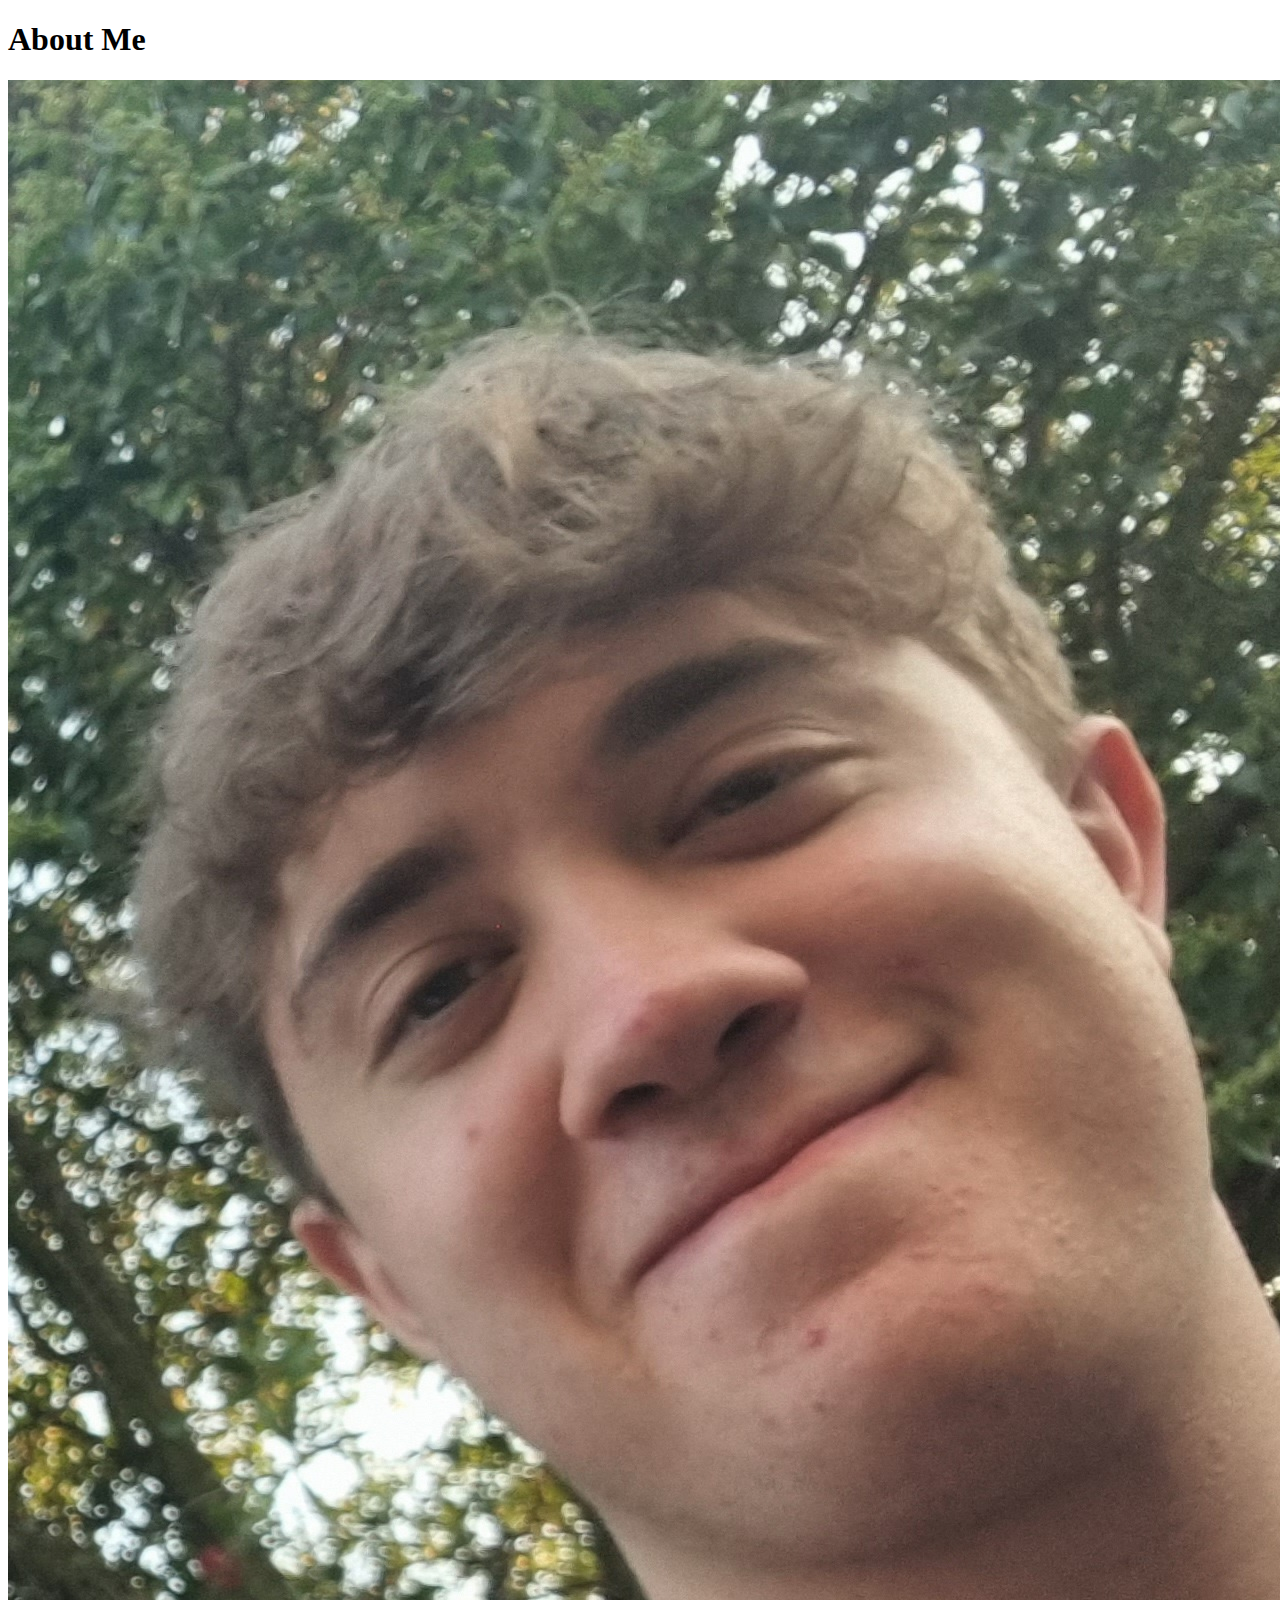
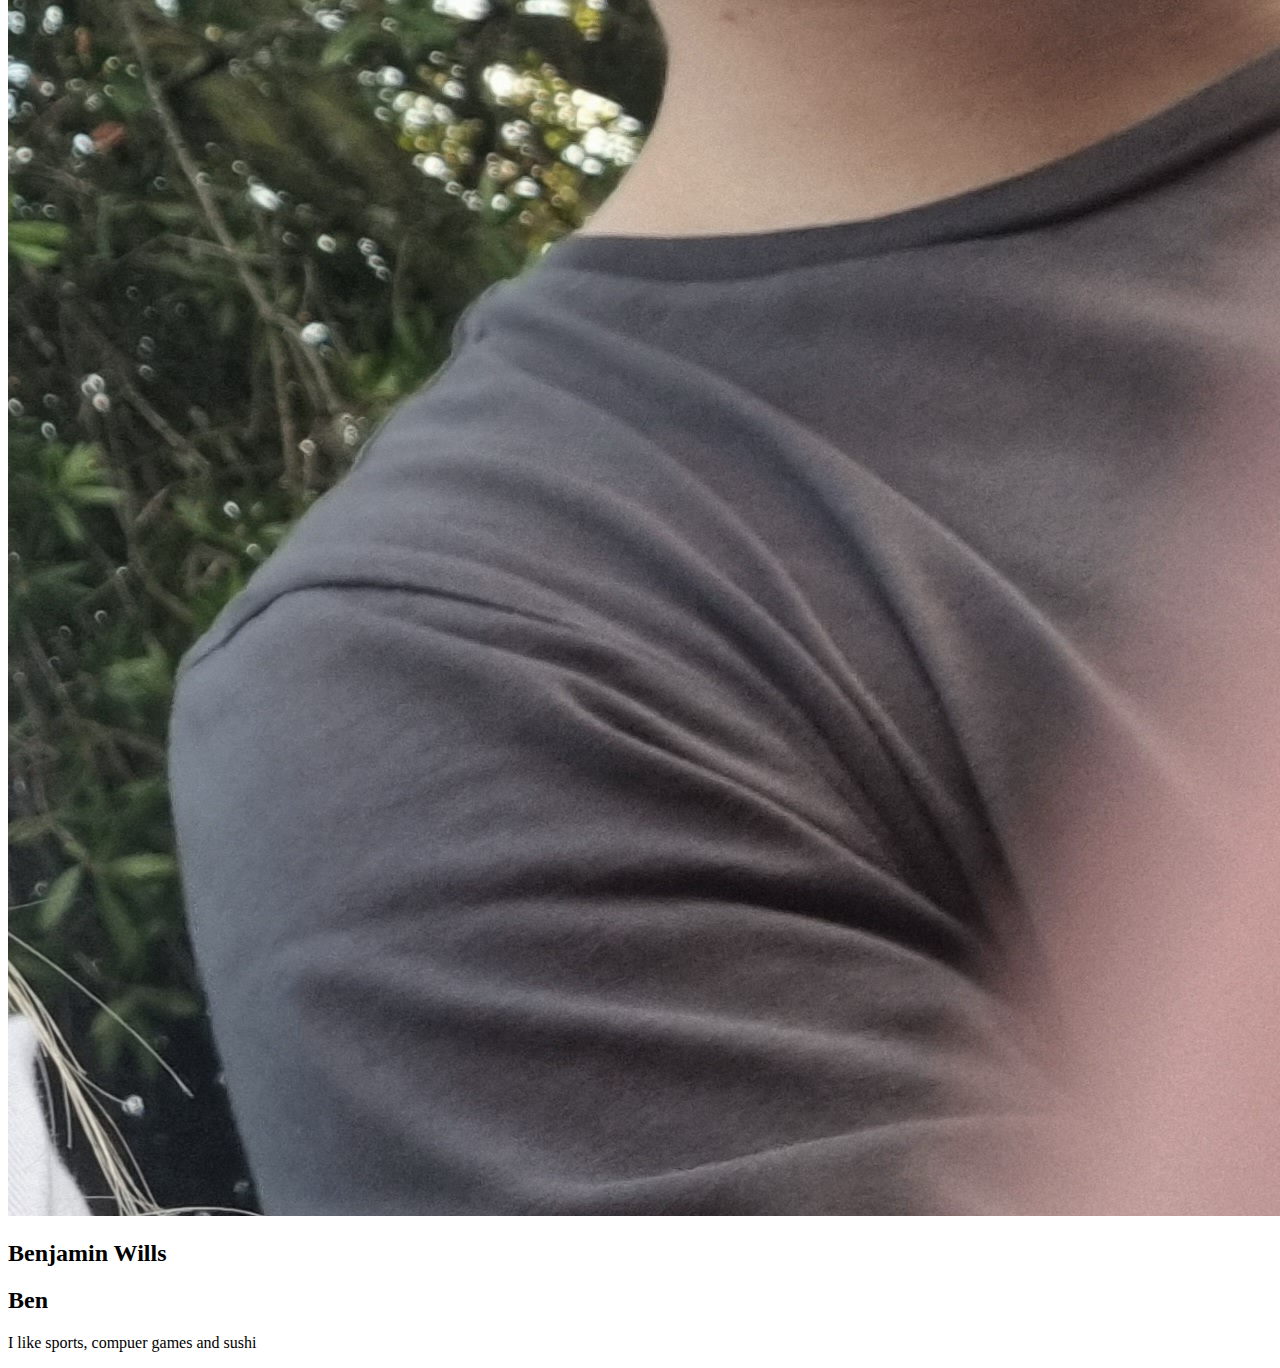
<file: aboutme/index.html>
<!DOCTYPE html>
<html lang="en">

<head>
    <meta charset="UTF-8">
    <meta name="viewport" content="width=device-width, initial-scale=1.0">
    <title>All About Me</title>
</head>

<body>
    <h1>About Me</h1>
    <img
        src="images/aboutme.jpg"
        alt="Image of me?"
    />
    <h2>Benjamin Wills</h2>
    <h2>Ben</h2>
    <p>I like sports, compuer games and sushi</p>
</body>

</html>
</file>
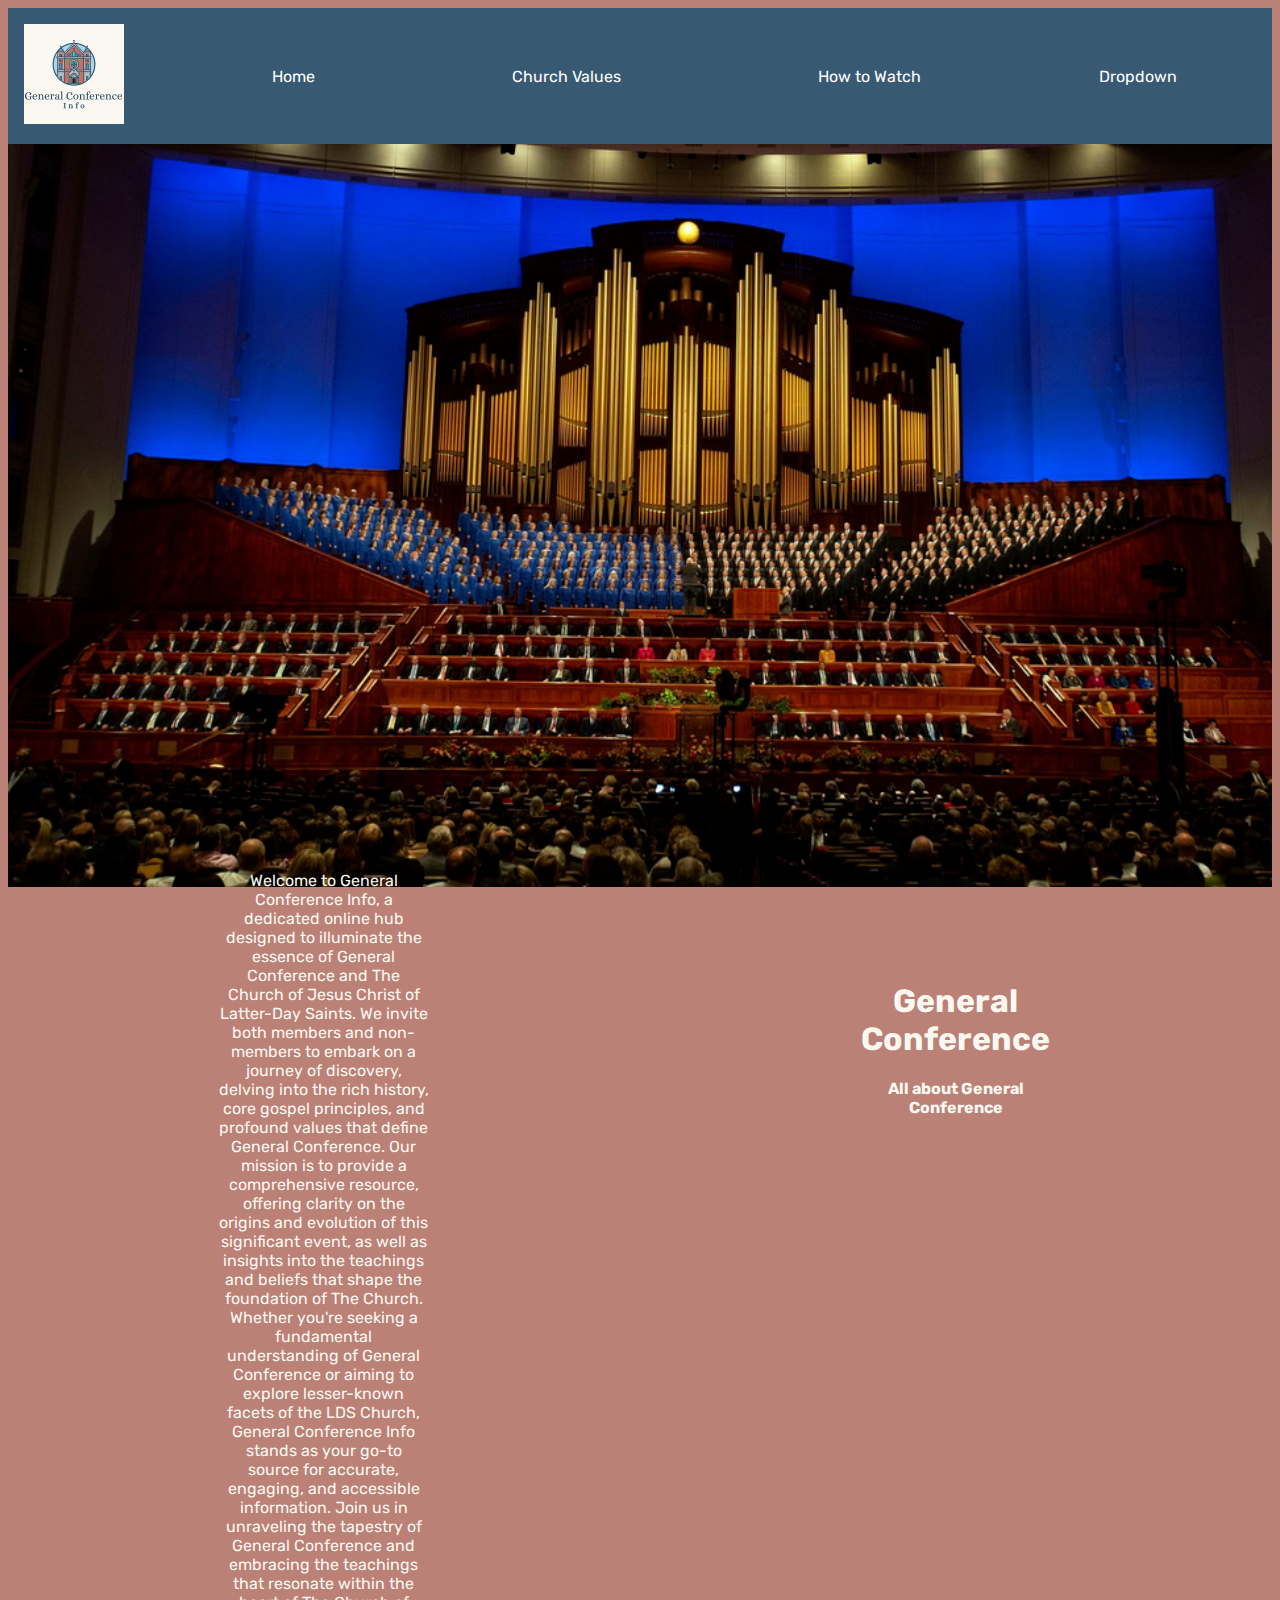
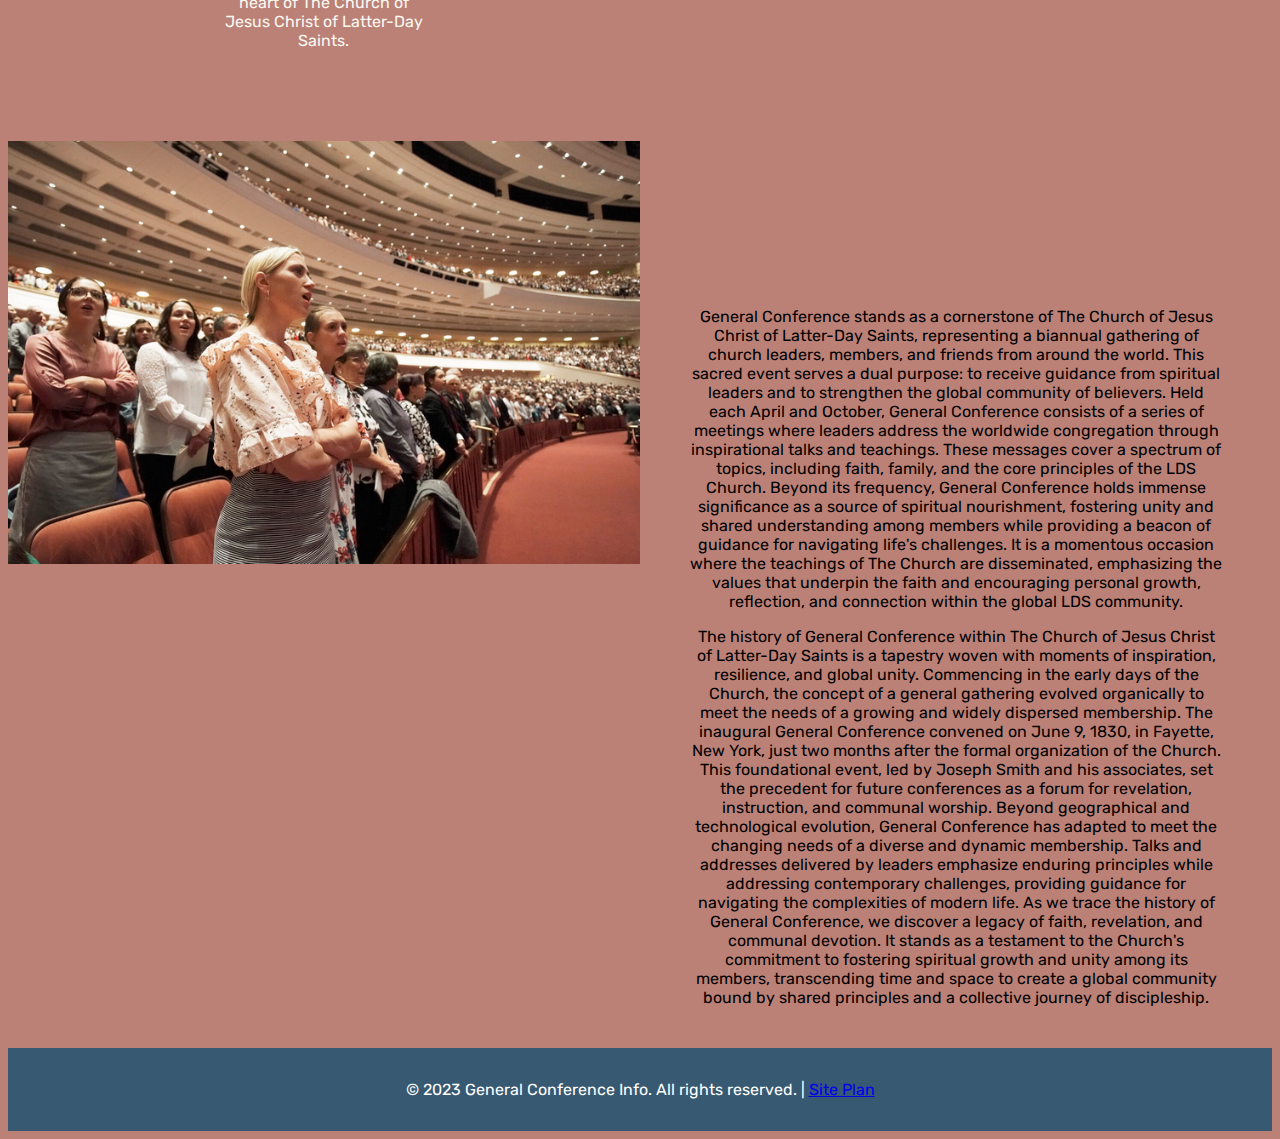
<file: personal-folder/index.html>
<!DOCTYPE html>
<html lang="en">
  <head>
    <meta charset="UTF-8" />
    <meta name="viewport" content="width=device-width, initial-scale=1.0" />
    <title>Home Page</title>
    <link rel="stylesheet" href="styles/styles.css" />
  </head>
  <body style="background-color: #bb8177;">
    <div id="content">
    <header>
        <a id="logo_link" href="index.html">
          <img class="logo" src="images/conferencelogo.png" alt="General Conference Logo">
        </a>
        <nav>
          <a href="index.html">Home</a>
          <a href="churchvalues.html">Church Values</a>
          <a href="howtowatch.html">How to Watch</a>
          <div class="dropdown">
              <button class="dropbtn">Dropdown
                <i class="fa fa-caret-down"></i>
              </button>
              <div class="dropdown-content">
                <a href="index.html">Home</a>
                <a href="churchvalues.html">Church Values</a>
                <a href="howtowatch.html">How to Watch</a>
              </div>
            </div>
          </div>
        </nav>
    </header>

    <div id="hero">
      <div id="hero-box">
        <img
          id="hero-img"
          src="images/generalconference.png"
          alt="Picture 1"
        />
        
      </div>
      <section id="hero-msg">
        <h1 class="home-title">General Conference</h1>
        <h4>All about General Conference</h4>
      </section>
      <section id="hero-p">
        <p>Welcome to General Conference Info, a dedicated online hub designed to illuminate the essence of General Conference and The Church of Jesus Christ of Latter-Day Saints. We invite both members and non-members to embark on a journey of discovery, delving into the rich history, core gospel principles, and profound values that define General Conference. Our mission is to provide a comprehensive resource, offering clarity on the origins and evolution of this significant event, as well as insights into the teachings and beliefs that shape the foundation of The Church. Whether you're seeking a fundamental understanding of General Conference or aiming to explore lesser-known facets of the LDS Church, General Conference Info stands as your go-to source for accurate, engaging, and accessible information. Join us in unraveling the tapestry of General Conference and embracing the teachings that resonate within the heart of The Church of Jesus Christ of Latter-Day Saints.</p>
      </section>
    </div>

    <main>
      <div id="home">
        <div id="home-box">
          <img
            id="home-img"
            src="images/generalconference2.png"
            alt="Picture 2"
          />
        </div>
        <section id="home-p1">
          <p>General Conference stands as a cornerstone of The Church of Jesus Christ of Latter-Day Saints, representing a biannual gathering of church leaders, members, and friends from around the world. This sacred event serves a dual purpose: to receive guidance from spiritual leaders and to strengthen the global community of believers. Held each April and October, General Conference consists of a series of meetings where leaders address the worldwide congregation through inspirational talks and teachings. These messages cover a spectrum of topics, including faith, family, and the core principles of the LDS Church. Beyond its frequency, General Conference holds immense significance as a source of spiritual nourishment, fostering unity and shared understanding among members while providing a beacon of guidance for navigating life's challenges. It is a momentous occasion where the teachings of The Church are disseminated, emphasizing the values that underpin the faith and encouraging personal growth, reflection, and connection within the global LDS community.</p>
          <p>The history of General Conference within The Church of Jesus Christ of Latter-Day Saints is a tapestry woven with moments of inspiration, resilience, and global unity. Commencing in the early days of the Church, the concept of a general gathering evolved organically to meet the needs of a growing and widely dispersed membership. The inaugural General Conference convened on June 9, 1830, in Fayette, New York, just two months after the formal organization of the Church. This foundational event, led by Joseph Smith and his associates, set the precedent for future conferences as a forum for revelation, instruction, and communal worship. Beyond geographical and technological evolution, General Conference has adapted to meet the changing needs of a diverse and dynamic membership. Talks and addresses delivered by leaders emphasize enduring principles while addressing contemporary challenges, providing guidance for navigating the complexities of modern life. As we trace the history of General Conference, we discover a legacy of faith, revelation, and communal devotion. It stands as a testament to the Church's commitment to fostering spiritual growth and unity among its members, transcending time and space to create a global community bound by shared principles and a collective journey of discipleship.</p>
        </section>

      </div>
    </main>

    <footer>
      <p>&copy; 2023 General Conference Info. All rights reserved. | <a href="site-plan.html">Site Plan</a></p>
    </footer>
    </div>
  </body>
</html>
</file>
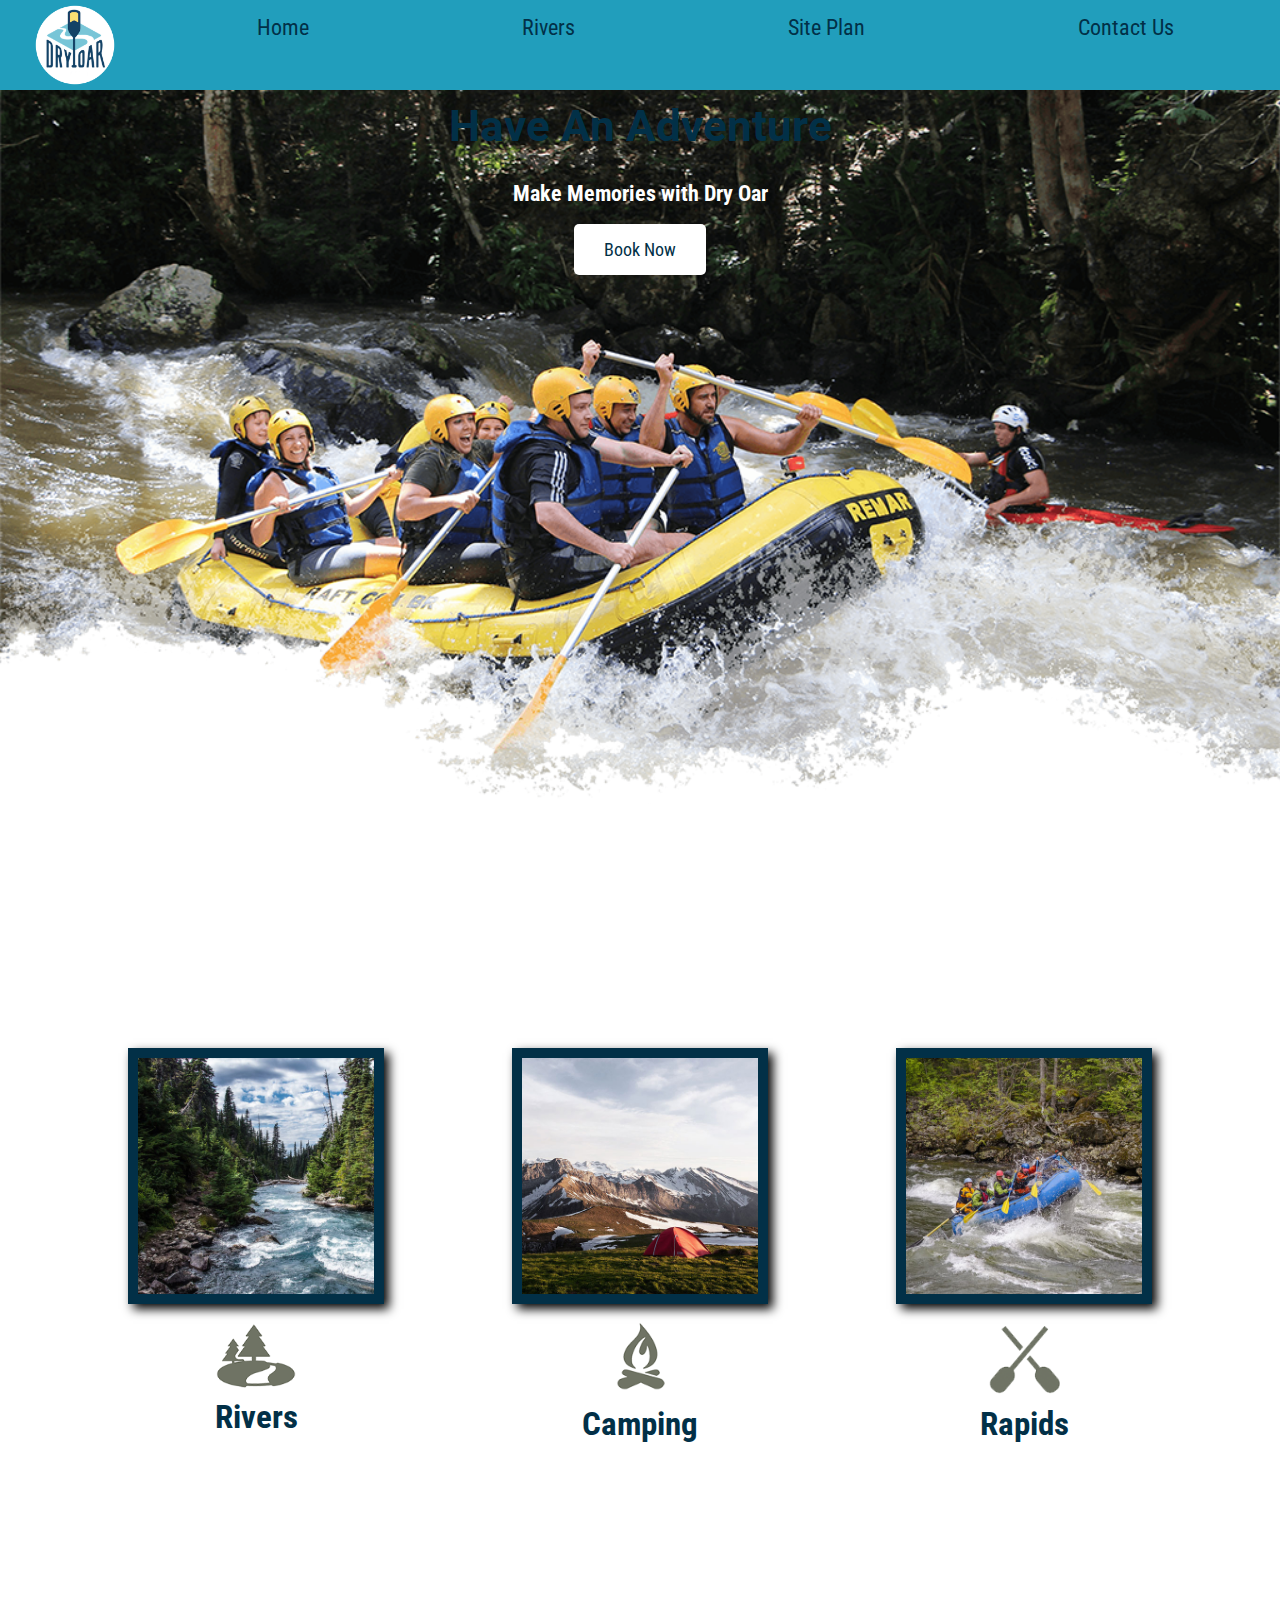
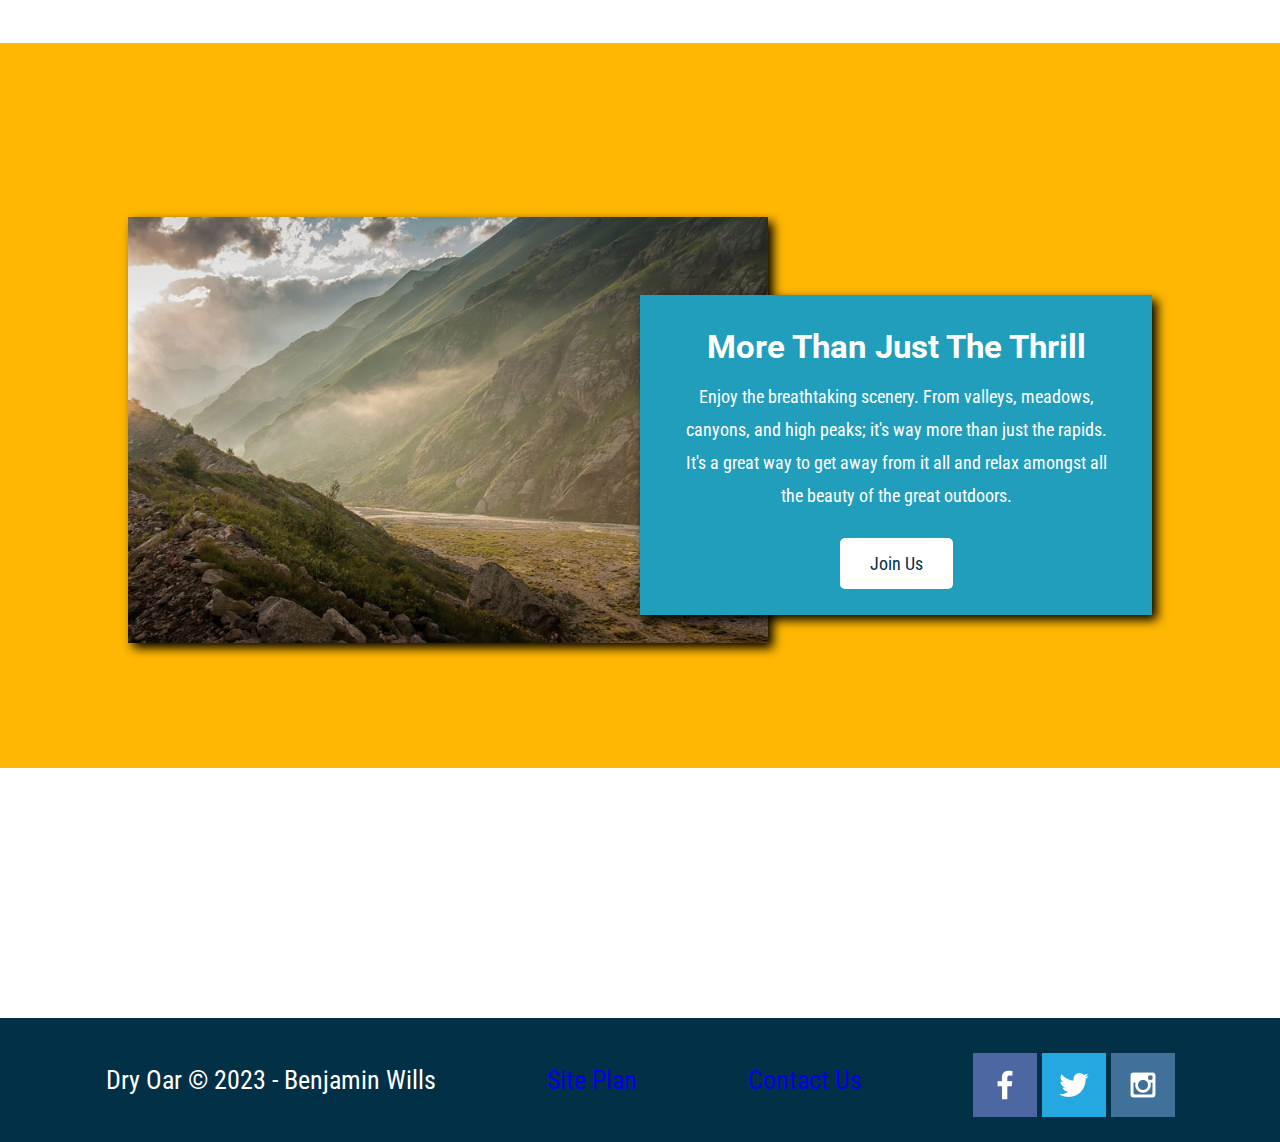
<file: wwr/index.html>
<!DOCTYPE html>
<html lang="en">
  <head>
    <meta charset="UTF-8" />
    <meta name="viewport" content="width=device-width, initial-scale=1.0" />
    <title>Whitewater Rafting Vacations | Dry Oar Boating | Home</title>
    <link rel="stylesheet" href="styles/styles.css" />
  </head>

  <body>
    <div id="content">
      <header>
        <a id="logo_link" href="index.html">
          <img class="logo" src="images/logo.png" alt="Dry Oar Logo" />
        </a>
        <nav>
          <a href="index.html">Home</a>
          <a href="rivers.html">Rivers</a>
          <a href="site-plan-rafting.html">Site Plan</a>
          <a href="contactus.html">Contact Us</a>
        </nav>
      </header>

      <div id="hero">
        <div id="hero-box">
          <img
            id="hero-img"
            src="images/hero.png"
            alt="People enjoying white water rafting"
          />
        </div>
        <section id="hero-msg">
          <h1 class="home-title">Have An Adventure</h1>
          <h4>Make Memories with Dry Oar</h4>
          <div class="button-box">
            <a class="book" href="contactus.html">Book Now</a>
          </div>
        </section>
      </div>

      <main class="home-grid">
        <section class="rivers-card">
          <img class="card-img" src="images/rivers.jpg" alt="river in forest" />
          <img class="icon" src="images/river_icon.png" alt="river icon" />
          <h2>Rivers</h2>
        </section>
        <section class="camping-card">
          <img
            class="card-img"
            src="images/camping.jpg"
            alt="tent in mountains"
          />
          <img class="icon" src="images/fire_icon.png" alt="fire icon" />
          <h2>Camping</h2>
        </section>
        <section class="rapids-card">
          <img class="card-img" src="images/rapids.jpg" alt="rafting boat" />
          <img class="icon" src="images/oars.png" alt="oars icon" />
          <h2>Rapids</h2>
        </section>
        <div id="background"></div>
        <img
          class="mountains"
          src="images/mountains.jpg"
          alt="Misty mountains"
        />
        <section class="msg">
          <h2>More Than Just The Thrill</h2>
          <p>
            Enjoy the breathtaking scenery. From valleys, meadows, canyons, and
            high peaks; it's way more than just the rapids. It's a great way to
            get away from it all and relax amongst all the beauty of the great
            outdoors.
          </p>
          <a class="join" href="rivers.html">Join Us</a>
        </section>
      </main>

      <footer>
        <p>Dry Oar &copy; 2023 - Benjamin Wills</p>
        <p><a href="site-plan-rafting.html">Site Plan</a></p>
        <p><a href="contactus.html">Contact Us</a></p>
        <div class="social">
          <a href="https://facebook.com" target="_blank">
            <img src="images/facebook.png" alt="fb icon" />
          </a>
          <a href="https://twitter.com" target="_blank">
            <img src="images/twitter.png" alt="twitter icon" />
          </a>
          <a href="https://instagram.com" target="_blank">
            <img src="images/instagram.png" alt="instagram icon" />
          </a>
        </div>
      </footer>
    </div>
  </body>
</html>
</file>
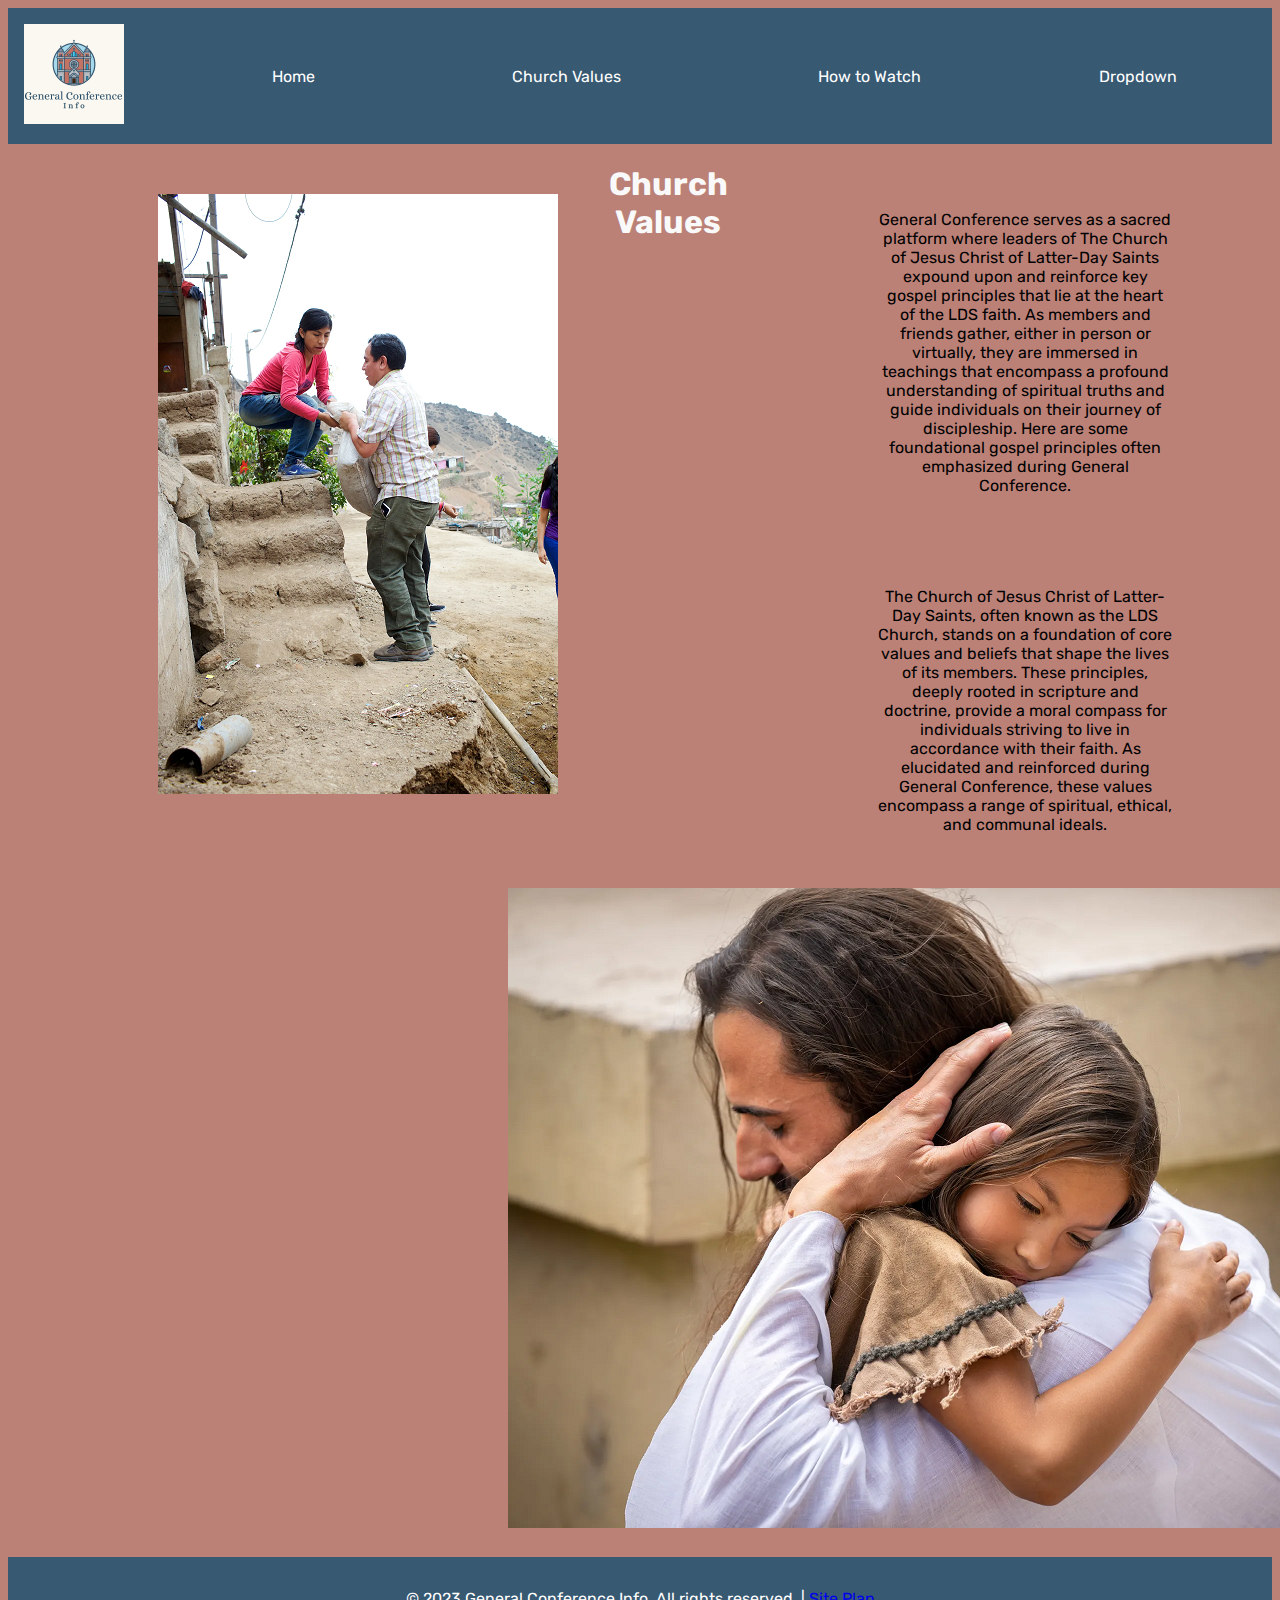
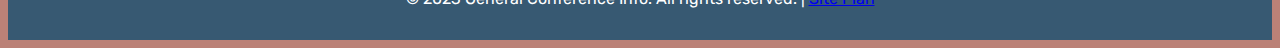
<file: personal-folder/churchvalues.html>
<!DOCTYPE html>
<html lang="en">
  <head>
    <meta charset="UTF-8" />
    <meta name="viewport" content="width=device-width, initial-scale=1.0" />
    <title>Home Page</title>
    <link rel="stylesheet" href="styles/styles.css" />
  </head>
  <body style="background-color: #bb8177;">
    <div id="content">
      <header>
        <a id="logo_link" href="index.html">
          <img class="logo" src="images/conferencelogo.png" alt="General Conference Logo">
        </a>
        <nav>
          <a href="index.html">Home</a>
          <a href="churchvalues.html">Church Values</a>
          <a href="howtowatch.html">How to Watch</a>
          <div class="dropdown">
              <button class="dropbtn">Dropdown
                <i class="fa fa-caret-down"></i>
              </button>
              <div class="dropdown-content">
                <a href="index.html">Home</a>
                <a href="churchvalues.html">Church Values</a>
                <a href="howtowatch.html">How to Watch</a>
              </div>
            </div>
          </div>
        </nav>
    </header>

    <main>
      <div class="churchmain">
        <div class="church-msg">
          <section>
            <h1>Church Values</h1>
          </section>
        </div>
        <div class="church-img">
          <img src="images/generalconference3.png"
               alt="Picture 3"
          />
        </div>
        <div class="church-p1">
          <section>
            <p>General Conference serves as a sacred platform where leaders of The Church of Jesus Christ of Latter-Day Saints expound upon and reinforce key gospel principles that lie at the heart of the LDS faith. As members and friends gather, either in person or virtually, they are immersed in teachings that encompass a profound understanding of spiritual truths and guide individuals on their journey of discipleship. Here are some foundational gospel principles often emphasized during General Conference.</p>
          </section>
        </div>
        <div class="church-p2">
          <section>
            <p>The Church of Jesus Christ of Latter-Day Saints, often known as the LDS Church, stands on a foundation of core values and beliefs that shape the lives of its members. These principles, deeply rooted in scripture and doctrine, provide a moral compass for individuals striving to live in accordance with their faith. As elucidated and reinforced during General Conference, these values encompass a range of spiritual, ethical, and communal ideals.</p>
          </section>
        </div>
      </div>
      </main>

      <div id="church-bottom">
        <div id="bottom-box">
          <div id="bottom-img">
            <img src="images/generalconference4.png"
                 alt="Picture 4"
           />
          </div>
        </div>
      </div>
    
    <footer>
        <p>&copy; 2023 General Conference Info. All rights reserved. | <a href="site-plan.html">Site Plan</a></p>
      </footer>
      </div>
    </body>
</html>
</file>
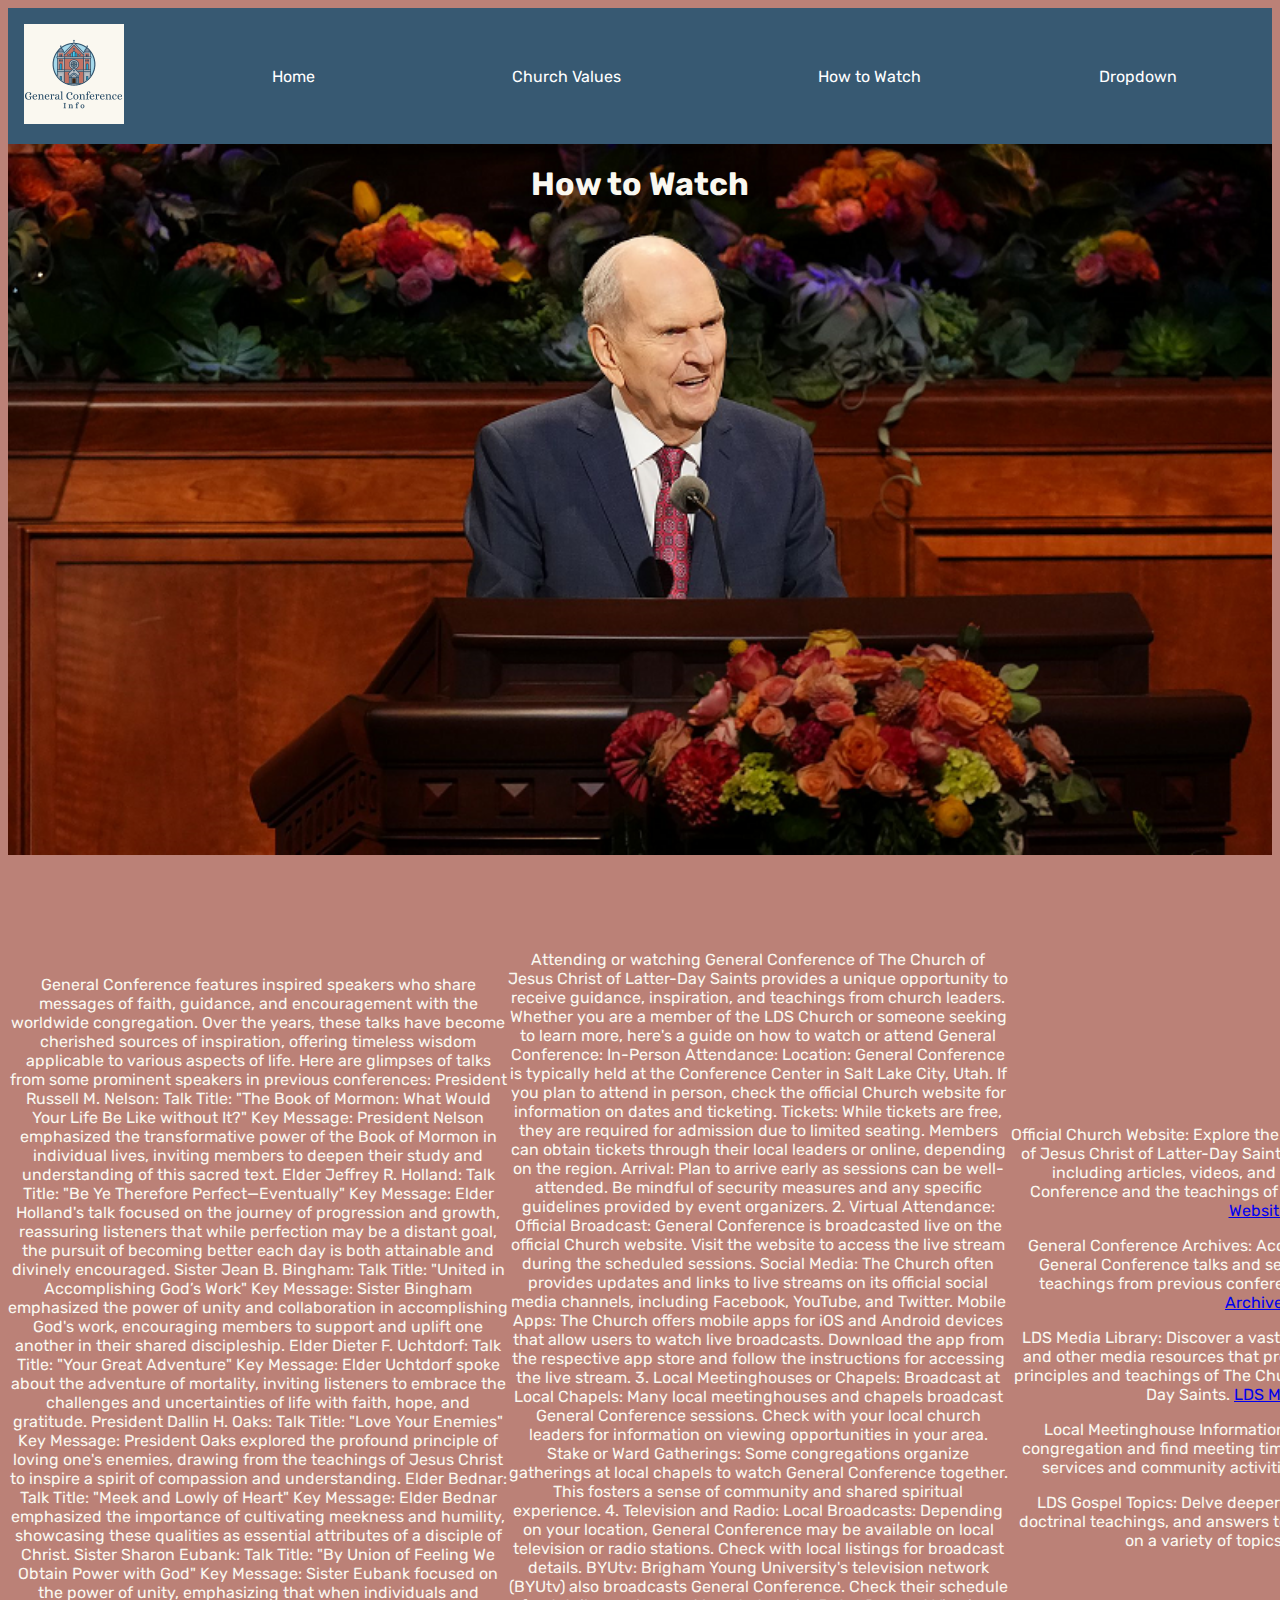
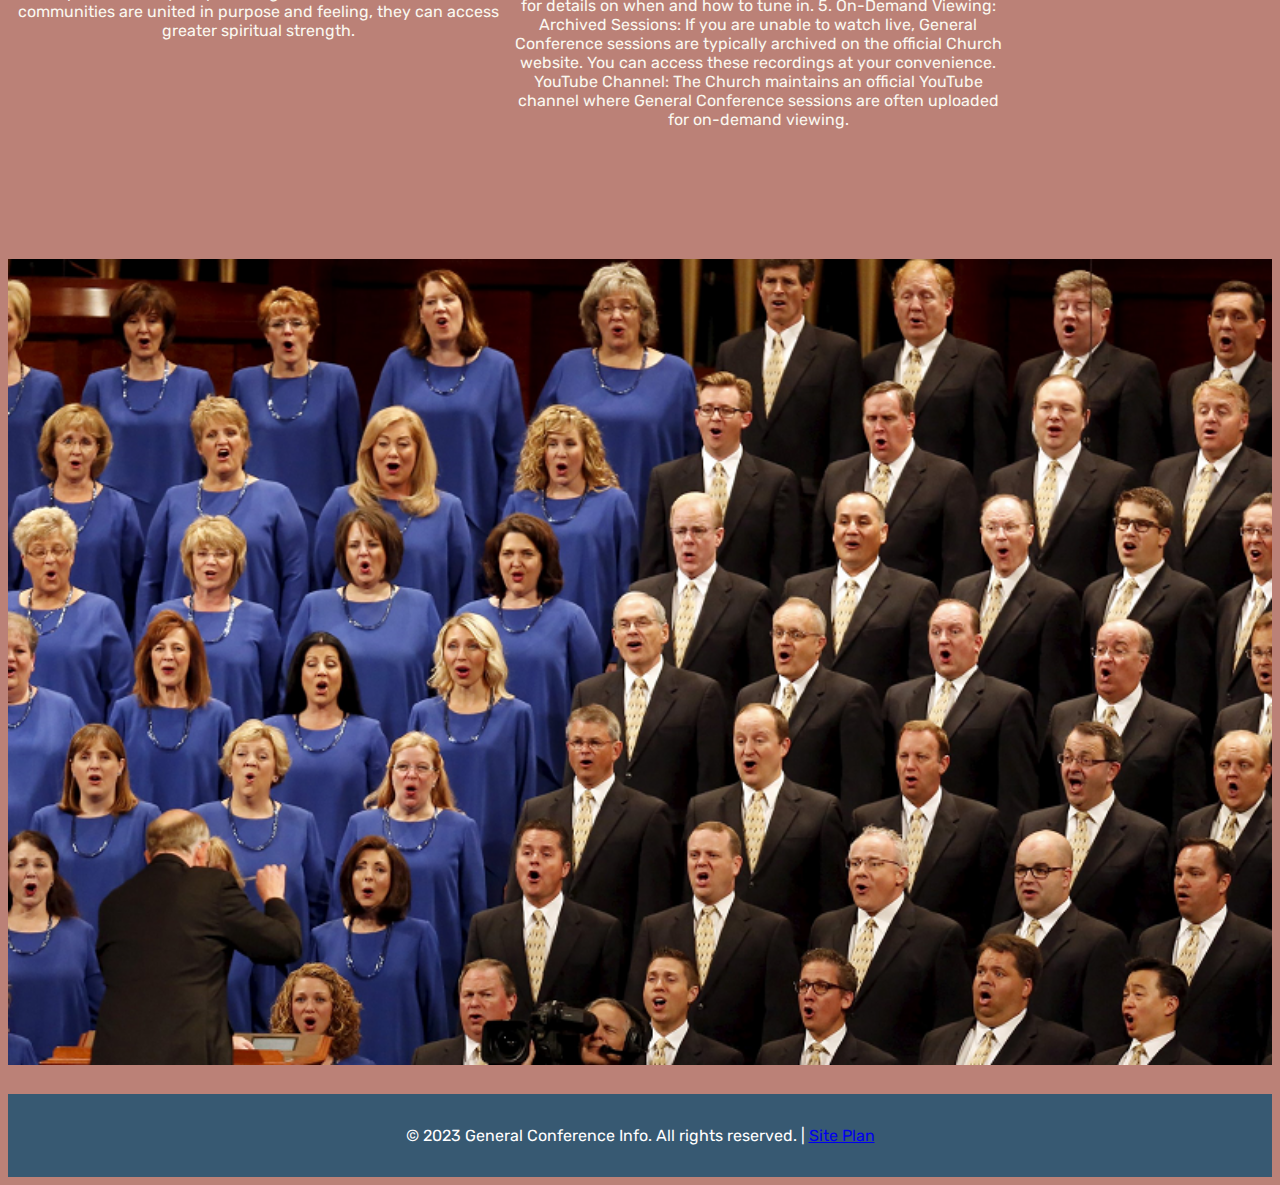
<file: personal-folder/howtowatch.html>
<!DOCTYPE html>
<html lang="en">
  <head>
    <meta charset="UTF-8" />
    <meta name="viewport" content="width=device-width, initial-scale=1.0" />
    <title>Home Page</title>
    <link rel="stylesheet" href="styles/styles.css" />
  </head>
  <body style="background-color: #bb8177;">
    <div id="content">
    <header>
        <a id="logo_link" href="index.html">
          <img class="logo" src="images/conferencelogo.png" alt="General Conference Logo">
        </a>
        <nav>
          <a href="index.html">Home</a>
          <a href="churchvalues.html">Church Values</a>
          <a href="howtowatch.html">How to Watch</a>
          <div class="dropdown">
              <button class="dropbtn">Dropdown
                <i class="fa fa-caret-down"></i>
              </button>
              <div class="dropdown-content">
                <a href="index.html">Home</a>
                <a href="churchvalues.html">Church Values</a>
                <a href="howtowatch.html">How to Watch</a>
              </div>
            </div>
          </div>
        </nav>
    </header>
    
    <div id="first">
      <div id="first-box">
        <img
          id="first-img"
          src="images/generalconference5.png"
          alt="Picture 5"
        />
      </div>
      <section id="first-msg">
        <h1 class="home-title">How to Watch</h1>
      </section>
    </div>

    <main>
      <div id="main-box">
        <section id="first-p1">
          <p>General Conference features inspired speakers who share messages of faith, guidance, and encouragement with the worldwide congregation. Over the years, these talks have become cherished sources of inspiration, offering timeless wisdom applicable to various aspects of life. Here are glimpses of talks from some prominent speakers in previous conferences: President Russell M. Nelson:

            Talk Title: "The Book of Mormon: What Would Your Life Be Like without It?"
            Key Message: President Nelson emphasized the transformative power of the Book of Mormon in individual lives, inviting members to deepen their study and understanding of this sacred text.
            Elder Jeffrey R. Holland:
            
            Talk Title: "Be Ye Therefore Perfect—Eventually"
            Key Message: Elder Holland's talk focused on the journey of progression and growth, reassuring listeners that while perfection may be a distant goal, the pursuit of becoming better each day is both attainable and divinely encouraged.
            Sister Jean B. Bingham:
            
            Talk Title: "United in Accomplishing God’s Work"
            Key Message: Sister Bingham emphasized the power of unity and collaboration in accomplishing God's work, encouraging members to support and uplift one another in their shared discipleship.
            Elder Dieter F. Uchtdorf:
            
            Talk Title: "Your Great Adventure"
            Key Message: Elder Uchtdorf spoke about the adventure of mortality, inviting listeners to embrace the challenges and uncertainties of life with faith, hope, and gratitude.
            President Dallin H. Oaks:
            
            Talk Title: "Love Your Enemies"
            Key Message: President Oaks explored the profound principle of loving one's enemies, drawing from the teachings of Jesus Christ to inspire a spirit of compassion and understanding.
            Elder Bednar:
            
            Talk Title: "Meek and Lowly of Heart"
            Key Message: Elder Bednar emphasized the importance of cultivating meekness and humility, showcasing these qualities as essential attributes of a disciple of Christ.
            Sister Sharon Eubank:
            
            Talk Title: "By Union of Feeling We Obtain Power with God"
            Key Message: Sister Eubank focused on the power of unity, emphasizing that when individuals and communities are united in purpose and feeling, they can access greater spiritual strength.</p>
        </section>

        <section id="first-p2">
          <p>Attending or watching General Conference of The Church of Jesus Christ of Latter-Day Saints provides a unique opportunity to receive guidance, inspiration, and teachings from church leaders. Whether you are a member of the LDS Church or someone seeking to learn more, here's a guide on how to watch or attend General Conference: In-Person Attendance:

            Location: General Conference is typically held at the Conference Center in Salt Lake City, Utah. If you plan to attend in person, check the official Church website for information on dates and ticketing.
            
            Tickets: While tickets are free, they are required for admission due to limited seating. Members can obtain tickets through their local leaders or online, depending on the region.
            
            Arrival: Plan to arrive early as sessions can be well-attended. Be mindful of security measures and any specific guidelines provided by event organizers.
            
            2. Virtual Attendance:
            
            Official Broadcast: General Conference is broadcasted live on the official Church website. Visit the website to access the live stream during the scheduled sessions.
            
            Social Media: The Church often provides updates and links to live streams on its official social media channels, including Facebook, YouTube, and Twitter.
            
            Mobile Apps: The Church offers mobile apps for iOS and Android devices that allow users to watch live broadcasts. Download the app from the respective app store and follow the instructions for accessing the live stream.
            
            3. Local Meetinghouses or Chapels:
            
            Broadcast at Local Chapels: Many local meetinghouses and chapels broadcast General Conference sessions. Check with your local church leaders for information on viewing opportunities in your area.
            
            Stake or Ward Gatherings: Some congregations organize gatherings at local chapels to watch General Conference together. This fosters a sense of community and shared spiritual experience.
            
            4. Television and Radio:
            
            Local Broadcasts: Depending on your location, General Conference may be available on local television or radio stations. Check with local listings for broadcast details.
            
            BYUtv: Brigham Young University's television network (BYUtv) also broadcasts General Conference. Check their schedule for details on when and how to tune in.
            
            5. On-Demand Viewing:
            
            Archived Sessions: If you are unable to watch live, General Conference sessions are typically archived on the official Church website. You can access these recordings at your convenience.
            
            YouTube Channel: The Church maintains an official YouTube channel where General Conference sessions are often uploaded for on-demand viewing.</p>
        </section>

        <section id="first-p3">
          <p>Official Church Website: Explore the official website of The Church of Jesus Christ of Latter-Day Saints for a wealth of information, including articles, videos, and resources about General Conference and the teachings of the Church.

            <a href="https://www.churchofjesuschrist.org/?lang=eng">Official Church Website</a>
          </p>
          <p>General Conference Archives: Access a treasure trove of past General Conference talks and sessions to revisit or explore teachings from previous conferences.
            
            <a href="https://www.churchofjesuschrist.org/study/general-conference?lang=eng">General Conference Archives</a>
          </p>
          <p>LDS Media Library: Discover a vast collection of videos, images, and other media resources that provide visual insights into the principles and teachings of The Church of Jesus Christ of Latter-Day Saints.
            
            <a href="https://www.churchofjesuschrist.org/media?lang=eng">LDS Media Library</a>
          </p>
          <p>Local Meetinghouse Information: Connect with your local congregation and find meeting times and locations for worship services and community activities.
            
            <a href="https://maps.churchofjesuschrist.org/">Meetinghouse Locator</a>
          </p>
          <p>LDS Gospel Topics: Delve deeper into key gospel principles, doctrinal teachings, and answers to frequently asked questions on a variety of topics.
            
            <a href="https://www.churchofjesuschrist.org/study/manual/gospel-topics?lang=eng">Gospel Topics</a>
          </p>
        </section>
      </div>
    </main>

    <div id="second">
      <div id="second-box">
          <img
            id="second-img"
            src="images/generalconference6.png"
            alt="Picture 6"
          />
      </div>
    </div>

    
    
    <footer>
        <p>&copy; 2023 General Conference Info. All rights reserved. | <a href="site-plan.html">Site Plan</a></p>
      </footer>
      </div>
    </body>
</html>
</file>
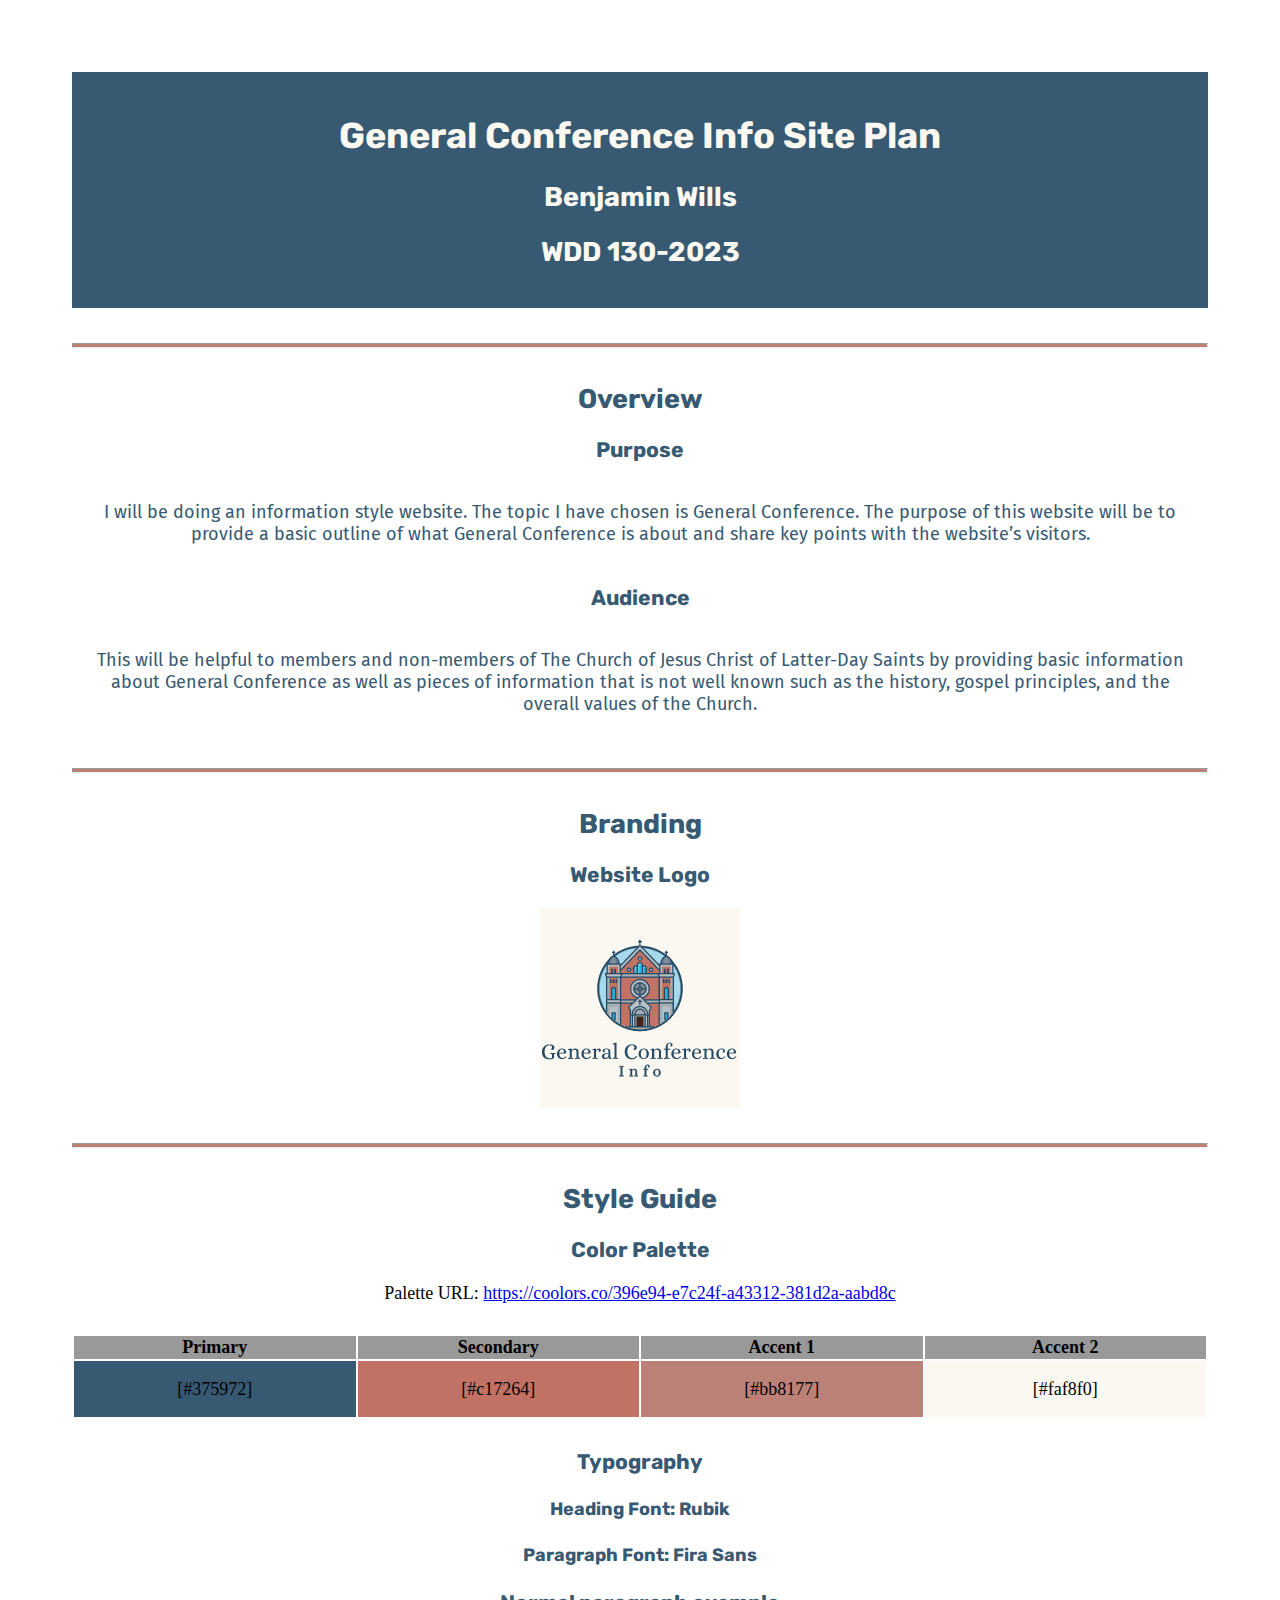
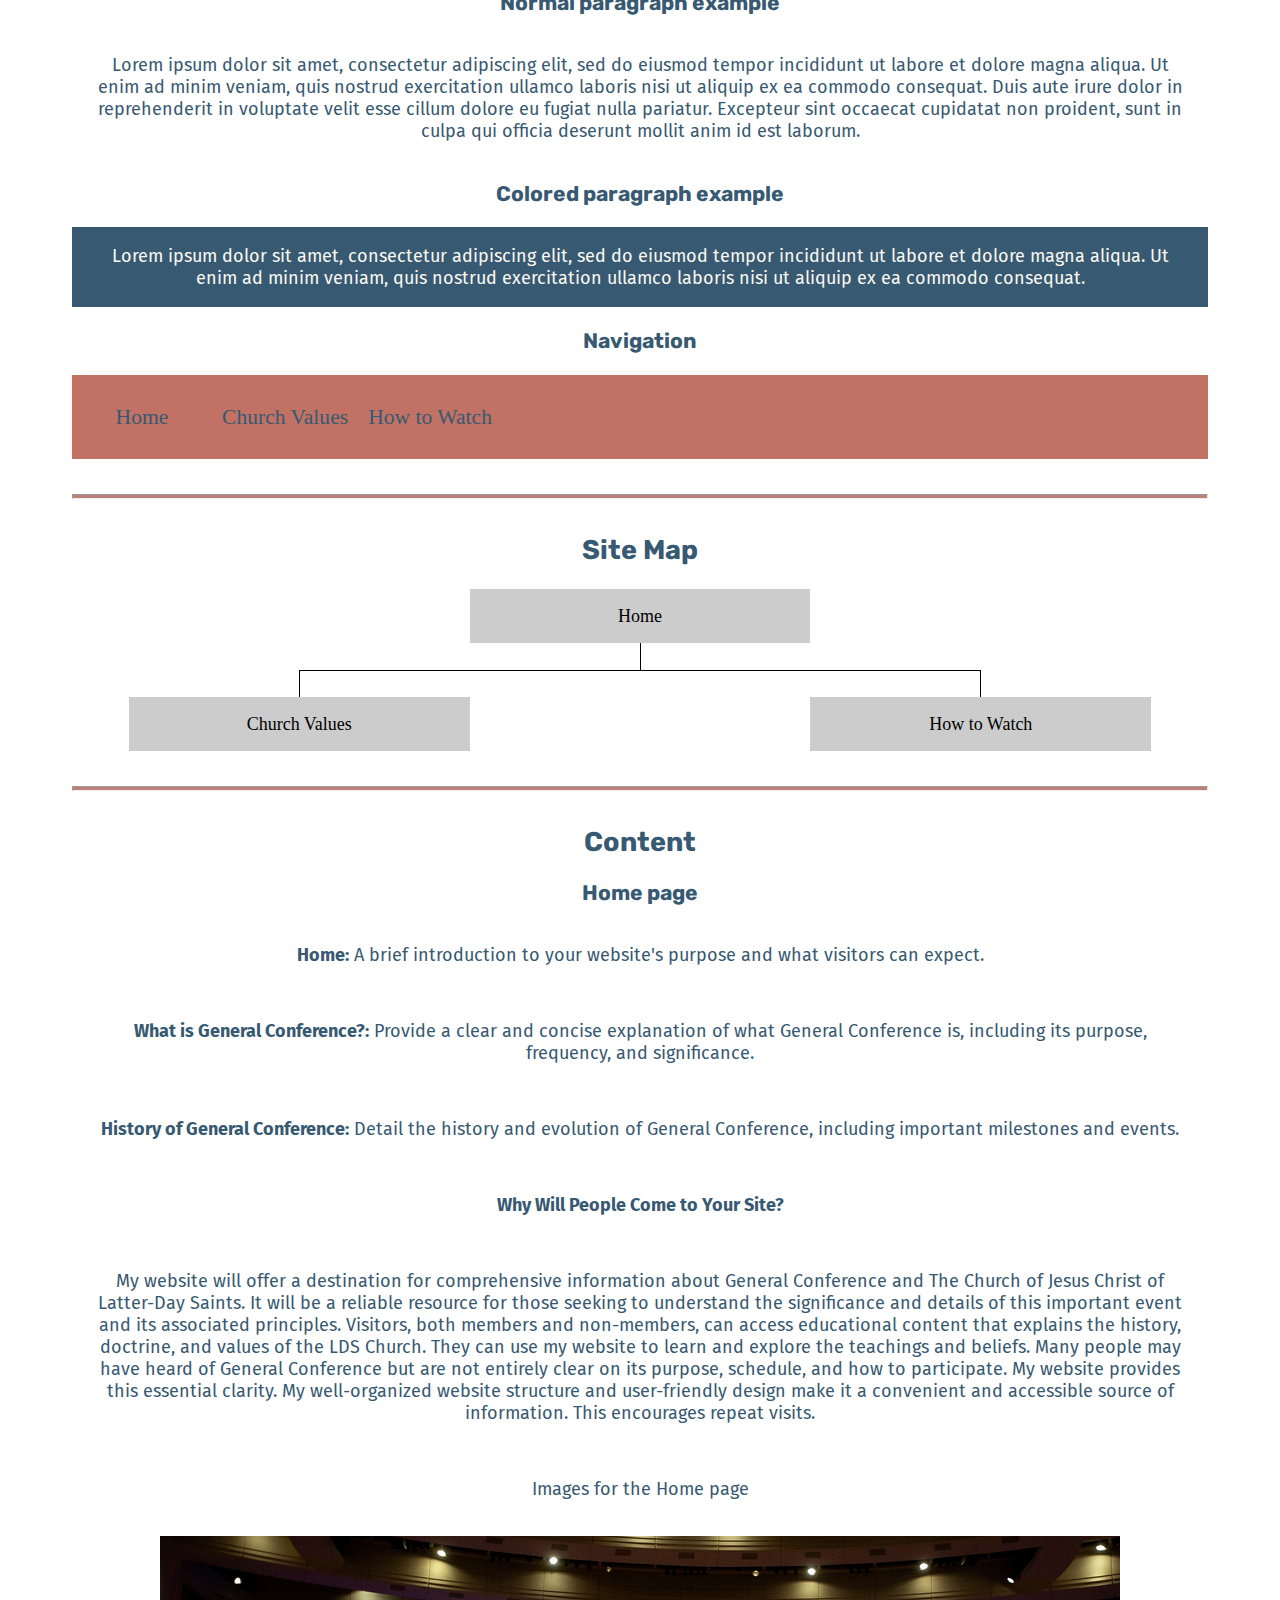
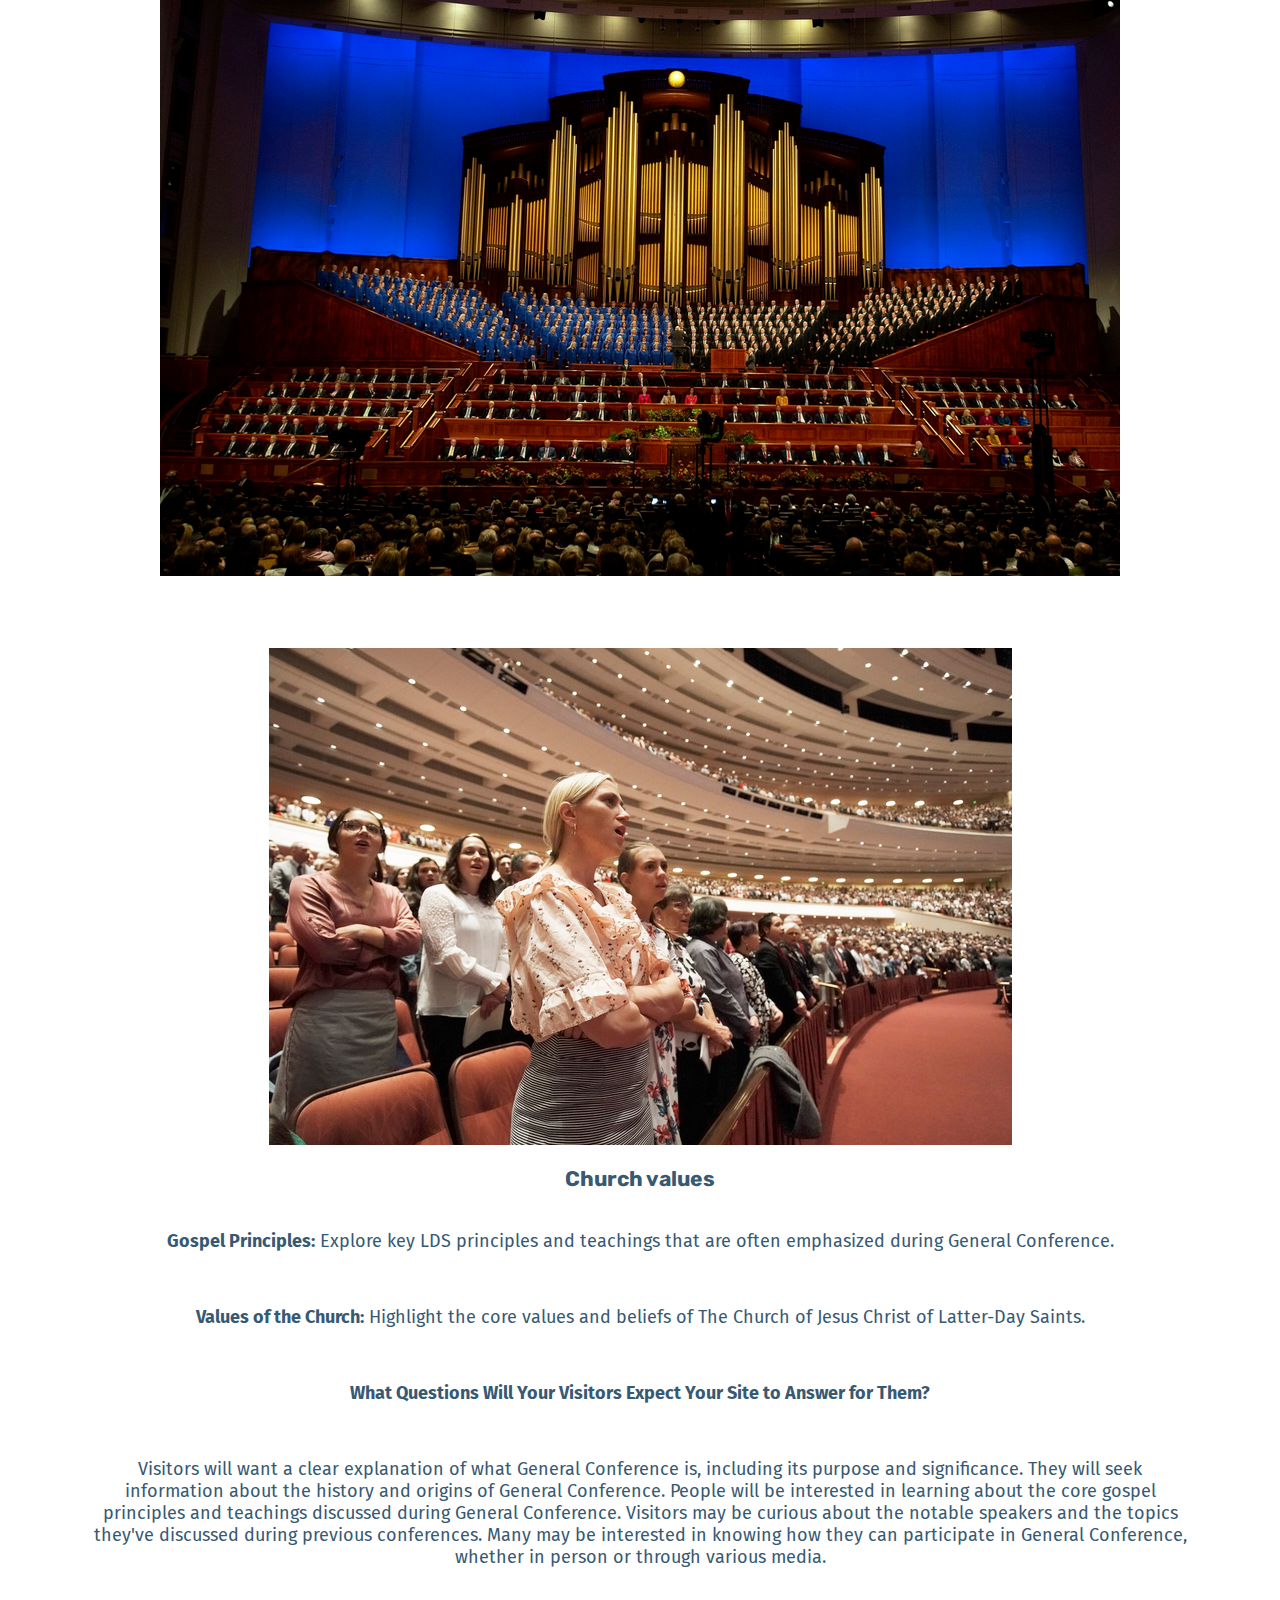
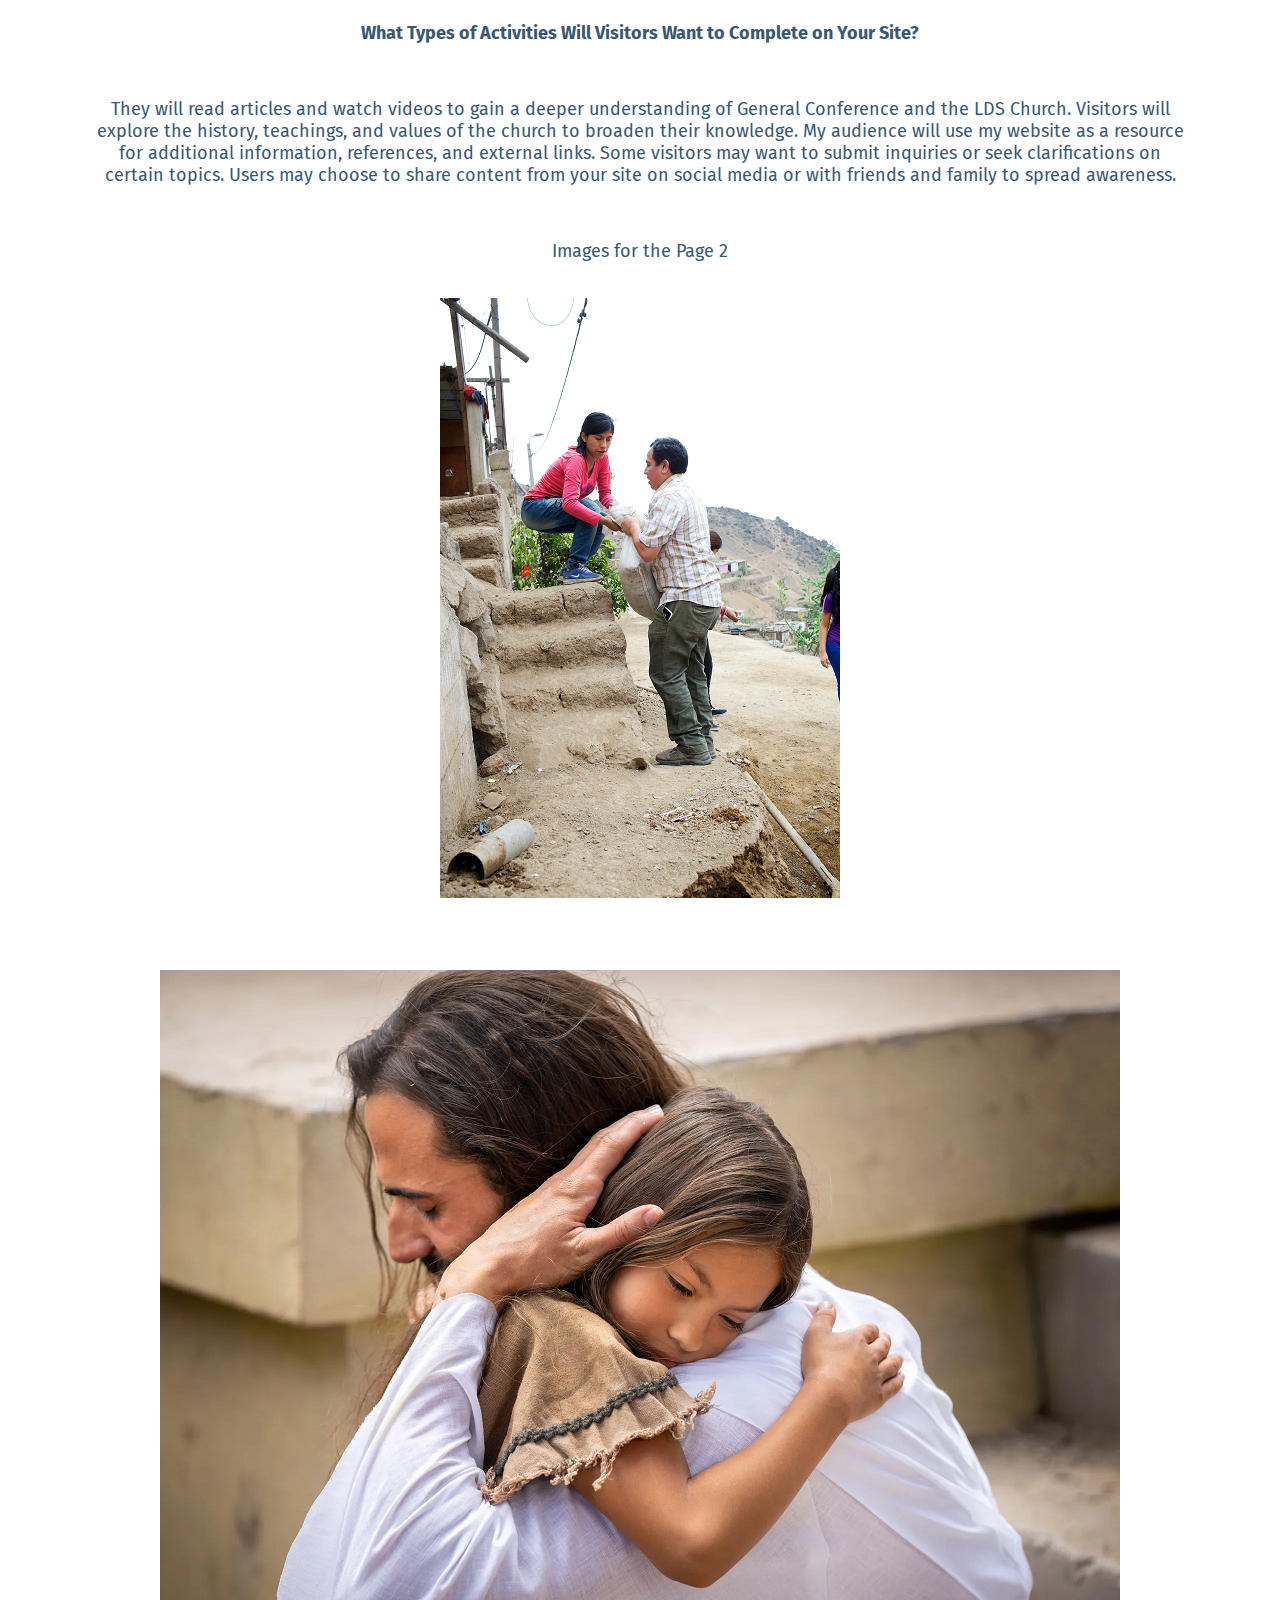
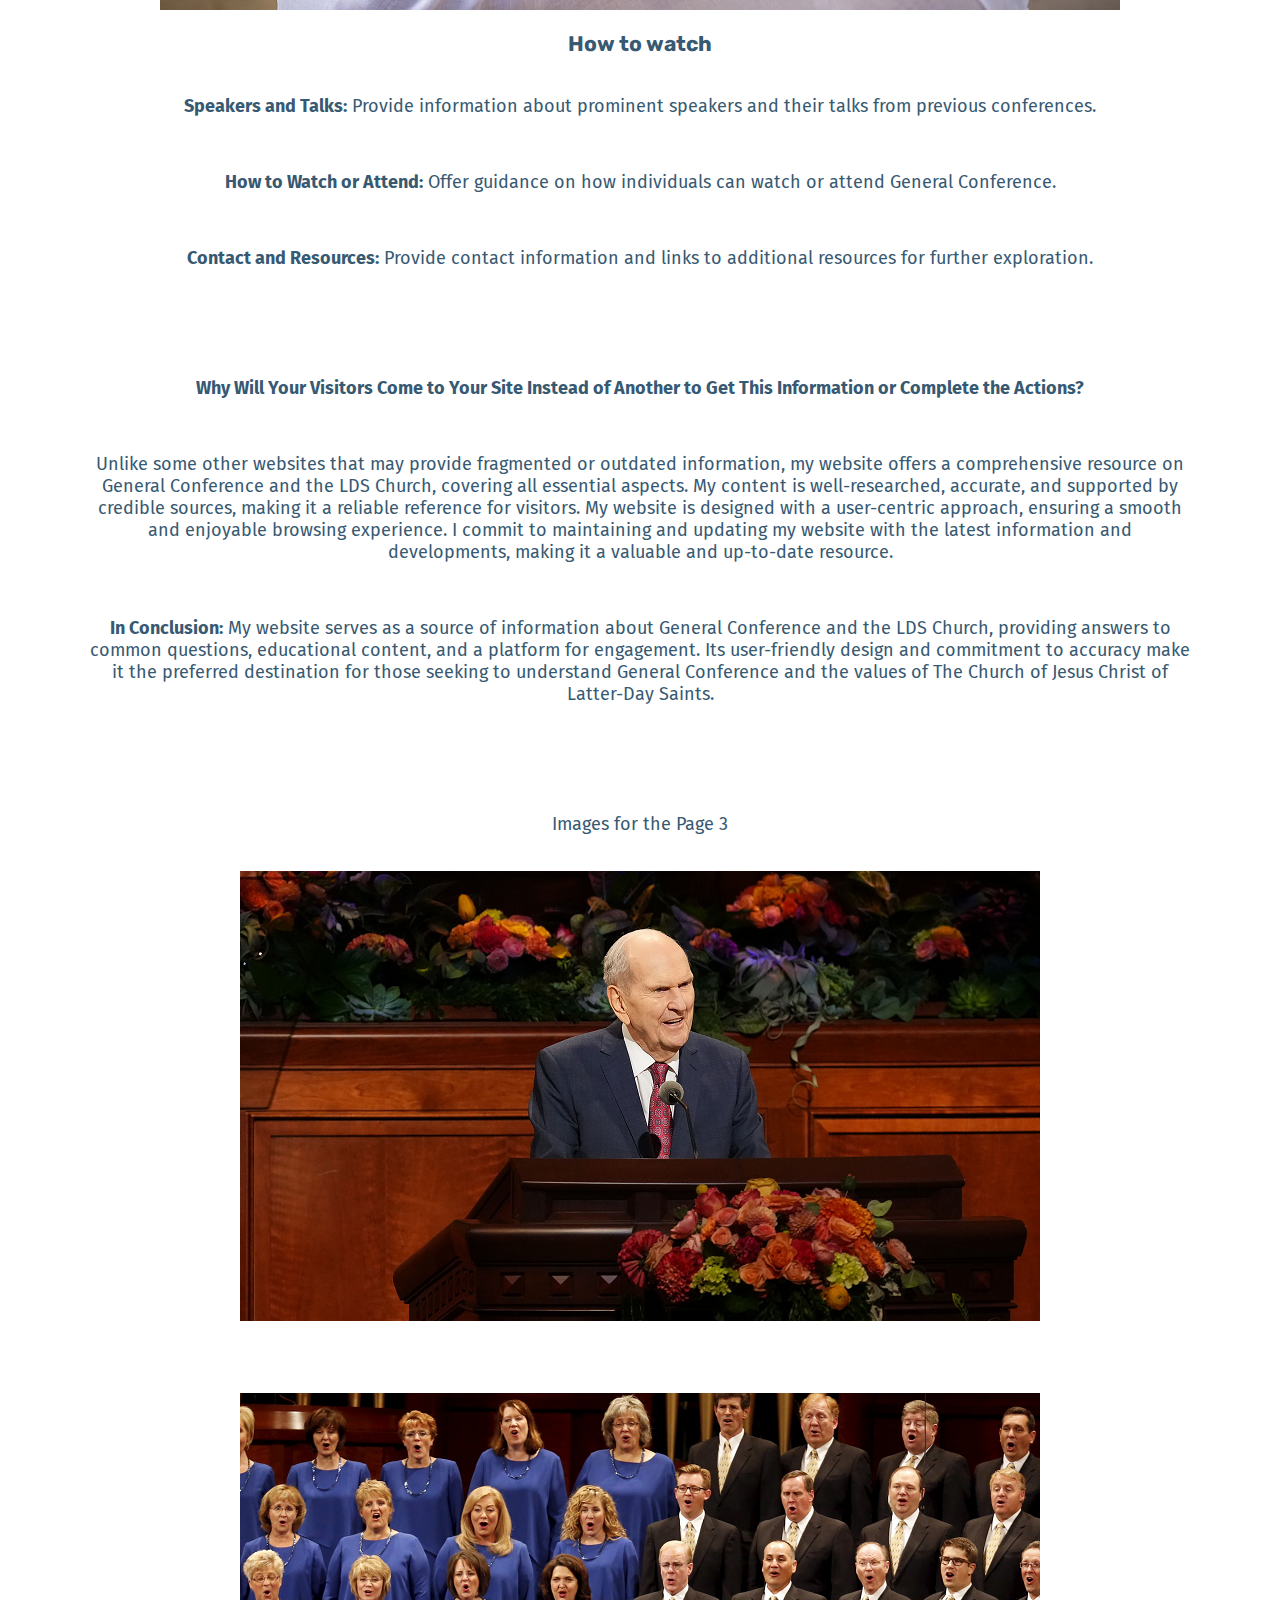
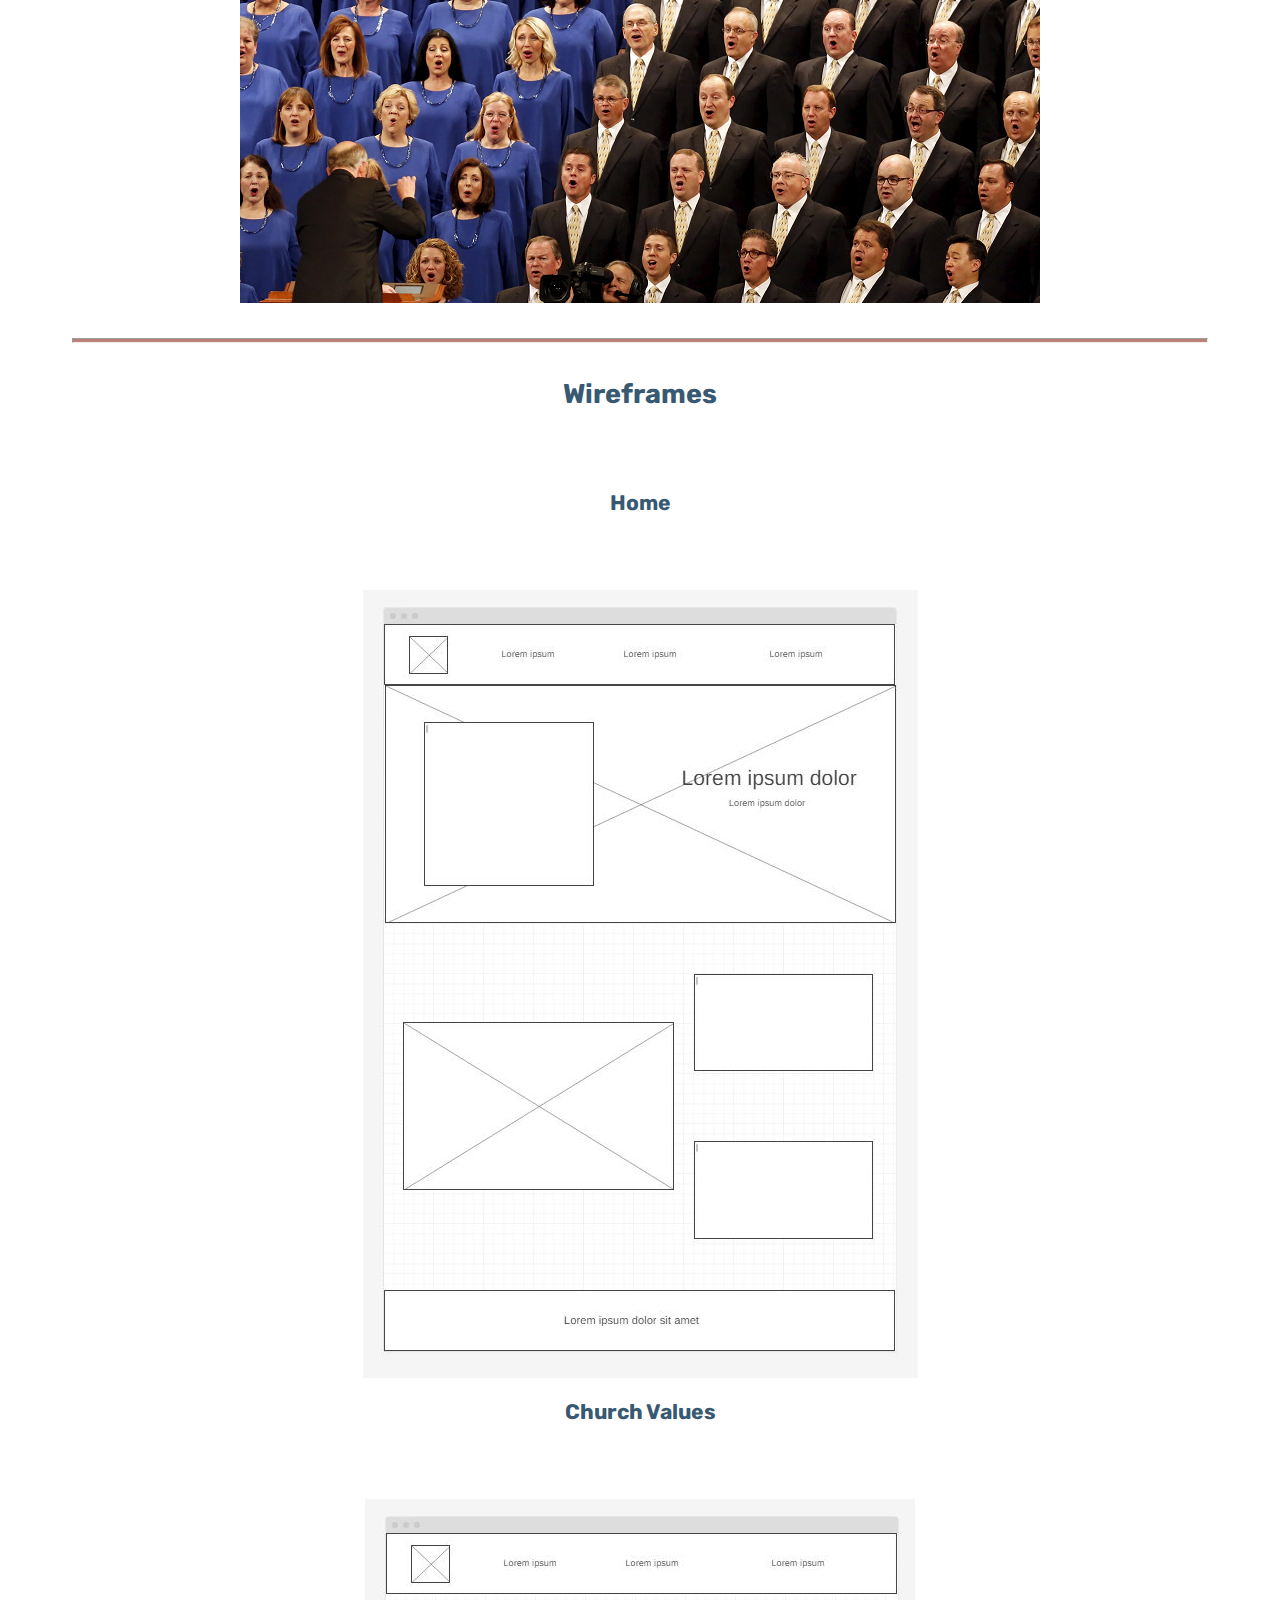
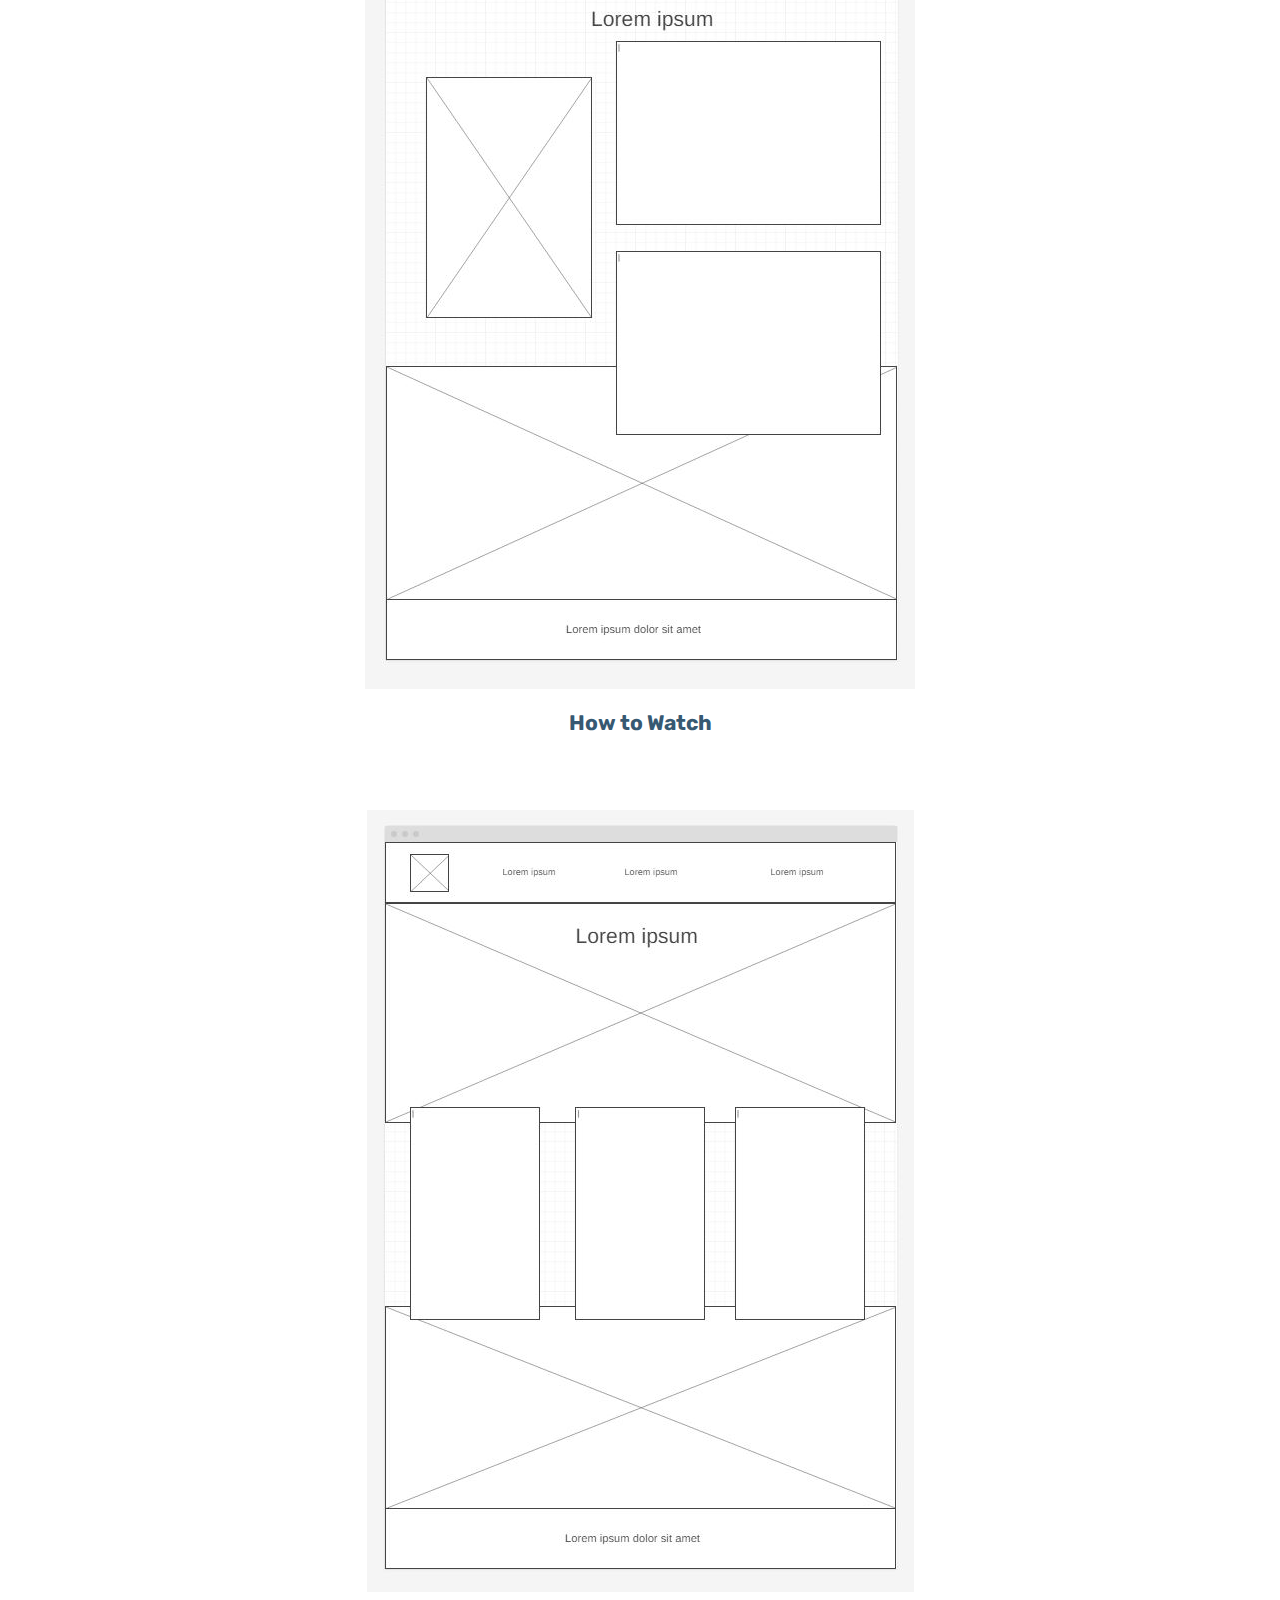
<file: personal-folder/site-plan.html>
<!DOCTYPE html>
<html lang="en-us">
    
  <head>
    <meta charset="utf-8">
    <title>Site Plan</title>
    <link type="text/css" rel="stylesheet" href="styles/site-plan.css">
  </head>

  <body>
    <header>
      <h1>General Conference Info Site Plan</h1>
      <h2>Benjamin Wills</h2>
      <h2>WDD 130-2023</h2>
      <!-- In the header above, add the name or your site, your name and class number. For example if you are in section 3 you would put WDD 130.03 -->
    </header>
    <main>

      <!-- ------------------------Steps 2-3------------------------------ -->
      <hr>
      <h2>Overview</h2>
      <h3>Purpose</h3>
      <p>I will be doing an information style website. The topic I have chosen is General Conference. The purpose of this website will be to provide a basic outline of what General Conference is about and share key points with the website’s visitors. </p>  <!-- change this -->


      <h3>Audience</h3>
      <p>This will be helpful to members and non-members of The Church of Jesus Christ of Latter-Day Saints by providing basic information about General Conference as well as pieces of information that is not well known such as the history, gospel principles, and the overall values of the Church.</p>  <!-- change this -->

      <hr>
      <h2>Branding</h2>
      <h3>Website Logo</h3>
      <!-- Replace this with some sort of logo for your site.  A logo can be as simple as the name of your site in a nice font :) -->
      <img src="images/conferencelogo.png" alt="Logo image">
      <hr>
      <h2>
        Style Guide
      </h2>

      <!-- ------------------------Steps 4-8------------------------------ -->

      <h3>
        Color Palette
      </h3>
      <!--  The colors you choose for a website are one of the most important decisions you will make. Follow the instructions on the activity in iLearn then return and replace the color codes below with the hex color codes (the 6 digit numbers that show at the bottom of each color) for the colors you have chosen below.  You should have at least 2 colors but do not have to fill in all 4 if you do not need them.  -->

      <!-- Copy and paste the URL to your finished palette below Make sure to paste it into both spots -->
      Palette URL: <a href="https://coolors.co/bb8177-c17264-375972-faf8f0" target="_blank">https://coolors.co/396e94-e7c24f-a43312-381d2a-aabd8c</a>


      <table class="colors">
        <tr><th>Primary</th><th>Secondary</th><th>Accent 1</th><th>Accent 2</th></tr>
        <!-- Replace the numbers in the boxes below with your hex color codes. Then switch to the site-plan.css file and change your colors there as well. -->
        <tr><td class="primary">[#375972]</td><td class="secondary">[#c17264]</td><td class="accent1">[#bb8177]</td><td class="accent2">[#faf8f0]</td></tr>
      </table>

      <!-- ------------------------Step 9------------------------------ -->

      <h3>
        Typography
      </h3>
      <!-- Choose a font for your paragraphs (body copy) and headlines. What font(s) have you chosen? Why did you choose what you did?  Make sure to review the list of web safe fonts at W3Schools.org as a starting point.  Think also about which of your colors above you might use for background and font colors. -->

      <h4>
        Heading Font: Rubik  <!-- change this -->
      </h4>
      <h4>
        Paragraph Font: Fira Sans  <!-- change this -->
      </h4>
      <h3>
        Normal paragraph example
      </h3>
      <p>
        Lorem ipsum dolor sit amet, consectetur adipiscing elit, sed do eiusmod tempor incididunt ut labore et dolore magna aliqua. Ut enim ad minim veniam, quis nostrud exercitation ullamco laboris nisi ut aliquip ex ea commodo consequat. Duis aute irure dolor in reprehenderit in voluptate velit esse cillum dolore eu fugiat nulla pariatur. Excepteur sint occaecat cupidatat non proident, sunt in culpa qui officia deserunt mollit anim id est laborum.
      </p>
      <h3>
        Colored paragraph example
      </h3>
      <p class="colored">
        Lorem ipsum dolor sit amet, consectetur adipiscing elit, sed do eiusmod tempor incididunt ut labore et dolore magna aliqua. Ut enim ad minim veniam, quis nostrud exercitation ullamco laboris nisi ut aliquip ex ea commodo consequat. 
      </p>

      <!-- ------------------------Step 10------------------------------ -->

      <h3>
        Navigation
      </h3>
      <!-- Think about how you want your navigation bar to look. In the site-plan.css file change the colors to your colors to get the look you desire. --> 
      <nav>
        <a href="#">Home</a>
        <a href="#">Church Values</a>
        <a href="#">How to Watch</a>
      </nav>
      <hr>
      <h2>
        Site Map
      </h2>
      <div class="sitemap">
        <div class="sm-home">
          Home
        </div>
        <div class="sm-page2">
          Church Values <!-- change this -->
        </div>
        <div class="sm-page3">
          How to Watch  <!-- change this -->
        </div>

        <div class="top">
          &nbsp;
        </div>
        <div class="left">
          &nbsp;
        </div>
        <div class="right">
          &nbsp;
        </div>

      </div>

      <!-- --------Content Section -------------- -->
      <hr>
      <h2>
        Content
      </h2>
      <h3>Home page</h3>
      <p>
        <b>Home:</b> A brief introduction to your website's purpose and what visitors can expect.
      </p>

      <p>
        <b>What is General Conference?:</b>  Provide a clear and concise explanation of what General Conference is, including its purpose, frequency, and significance.
      </p>

      <p>
        <b>History of General Conference:</b> Detail the history and evolution of General Conference, including important milestones and events.
      </p>

      <p>
        <b>Why Will People Come to Your Site?</b>
      </p>

      <p>
        My website will offer a destination for comprehensive information about General Conference and The Church of Jesus Christ of Latter-Day Saints. It will be a reliable resource for those seeking to understand the significance and details of this important event and its associated principles.
        Visitors, both members and non-members, can access educational content that explains the history, doctrine, and values of the LDS Church. They can use my website to learn and explore the teachings and beliefs.
        Many people may have heard of General Conference but are not entirely clear on its purpose, schedule, and how to participate. My website provides this essential clarity.
        My well-organized website structure and user-friendly design make it a convenient and accessible source of information. This encourages repeat visits.
      </p>
      
      <p>Images for the Home page</p>
        <img src="images/generalconference.png" alt="image for homepage">
        <p>

        </p>
        <img src="images/generalconference2.png" alt="image for homepage">

      </ul>
      <h3>Church values</h3>
      <p>
        <b>Gospel Principles:</b> Explore key LDS principles and teachings that are often emphasized during General Conference.
      </p>

      <p>
        <b>Values of the Church:</b> Highlight the core values and beliefs of The Church of Jesus Christ of Latter-Day Saints.
      </p>

      <p>
        <b>What Questions Will Your Visitors Expect Your Site to Answer for Them?</b>
      </p>

      <p>
        Visitors will want a clear explanation of what General Conference is, including its purpose and significance. They will seek information about the history and origins of General Conference. People will be interested in learning about the core gospel principles and teachings discussed during General Conference. Visitors may be curious about the notable speakers and the topics they've discussed during previous conferences. Many may be interested in knowing how they can participate in General Conference, whether in person or through various media.
      </p>

      <p><b>What Types of Activities Will Visitors Want to Complete on Your Site?</b></p>

      <p>
        They will read articles and watch videos to gain a deeper understanding of General Conference and the LDS Church. Visitors will explore the history, teachings, and values of the church to broaden their knowledge. My audience will use my website as a resource for additional information, references, and external links. 
        Some visitors may want to submit inquiries or seek clarifications on certain topics. Users may choose to share content from your site on social media or with friends and family to spread awareness.
      </p>

      <p>Images for the Page 2</p>
        <img src="images/generalconference3.png" alt="image for page">
        <p>

        </p>
        <img src="images/generalconference4.png" alt="image for page">

      </ul>
      <h3>How to watch</h3>
      <p>
        <b>Speakers and Talks:</b> Provide information about prominent speakers and their talks from previous conferences.
      </p>
      <p>
        <b>How to Watch or Attend:</b> Offer guidance on how individuals can watch or attend General Conference.
      </p>

      <p>
        <b>Contact and Resources:</b> Provide contact information and links to additional resources for further exploration.
      </p>
      <p>

      <p>
        <b>Why Will Your Visitors Come to Your Site Instead of Another to Get This Information or Complete the Actions?</b>
      </p>

      <p>
        Unlike some other websites that may provide fragmented or outdated information, my website offers a comprehensive resource on General Conference and the LDS Church, covering all essential aspects. My content is well-researched, accurate, and supported by credible sources, making it a reliable reference for visitors.
        My website is designed with a user-centric approach, ensuring a smooth and enjoyable browsing experience. I commit to maintaining and updating my website with the latest information and developments, making it a valuable and up-to-date resource.
      </p>

      <p><b>In Conclusion:</b> My website serves as a source of information about General Conference and the LDS Church, providing answers to common questions, educational content, and a platform for engagement. Its user-friendly design and commitment to accuracy make it the preferred destination for those seeking to understand General Conference and the values of The Church of Jesus Christ of Latter-Day Saints.</p>

      </p>
      <p>Images for the Page 3</p>
        <img src="images/generalconference5.png" alt="image for page3">
        <p>

        </p>
        <img src="images/generalconference6.png" alt="image for page3">

      </ul>
      <hr>
      <h2>
        Wireframes
      </h2>
      <p>
      
      </p>

      <h3>Home</h3>
      <p>         

      </p>
      <img src="images/personalsitehomepagewf.JPG" alt="home page wireframe">

      <h3>Church Values</h3>
      <p>         

      </p>
      <img src="images/personalsitechurchvalueswf.JPG" alt="page 2 wireframe">

      <h3>How to Watch</h3>
      <p>         

      </p>
      <img src="images/personalsitehowtowatchwf.JPG" alt="page 3 wireframe">
    </main>
  </body>

</html>
</file>
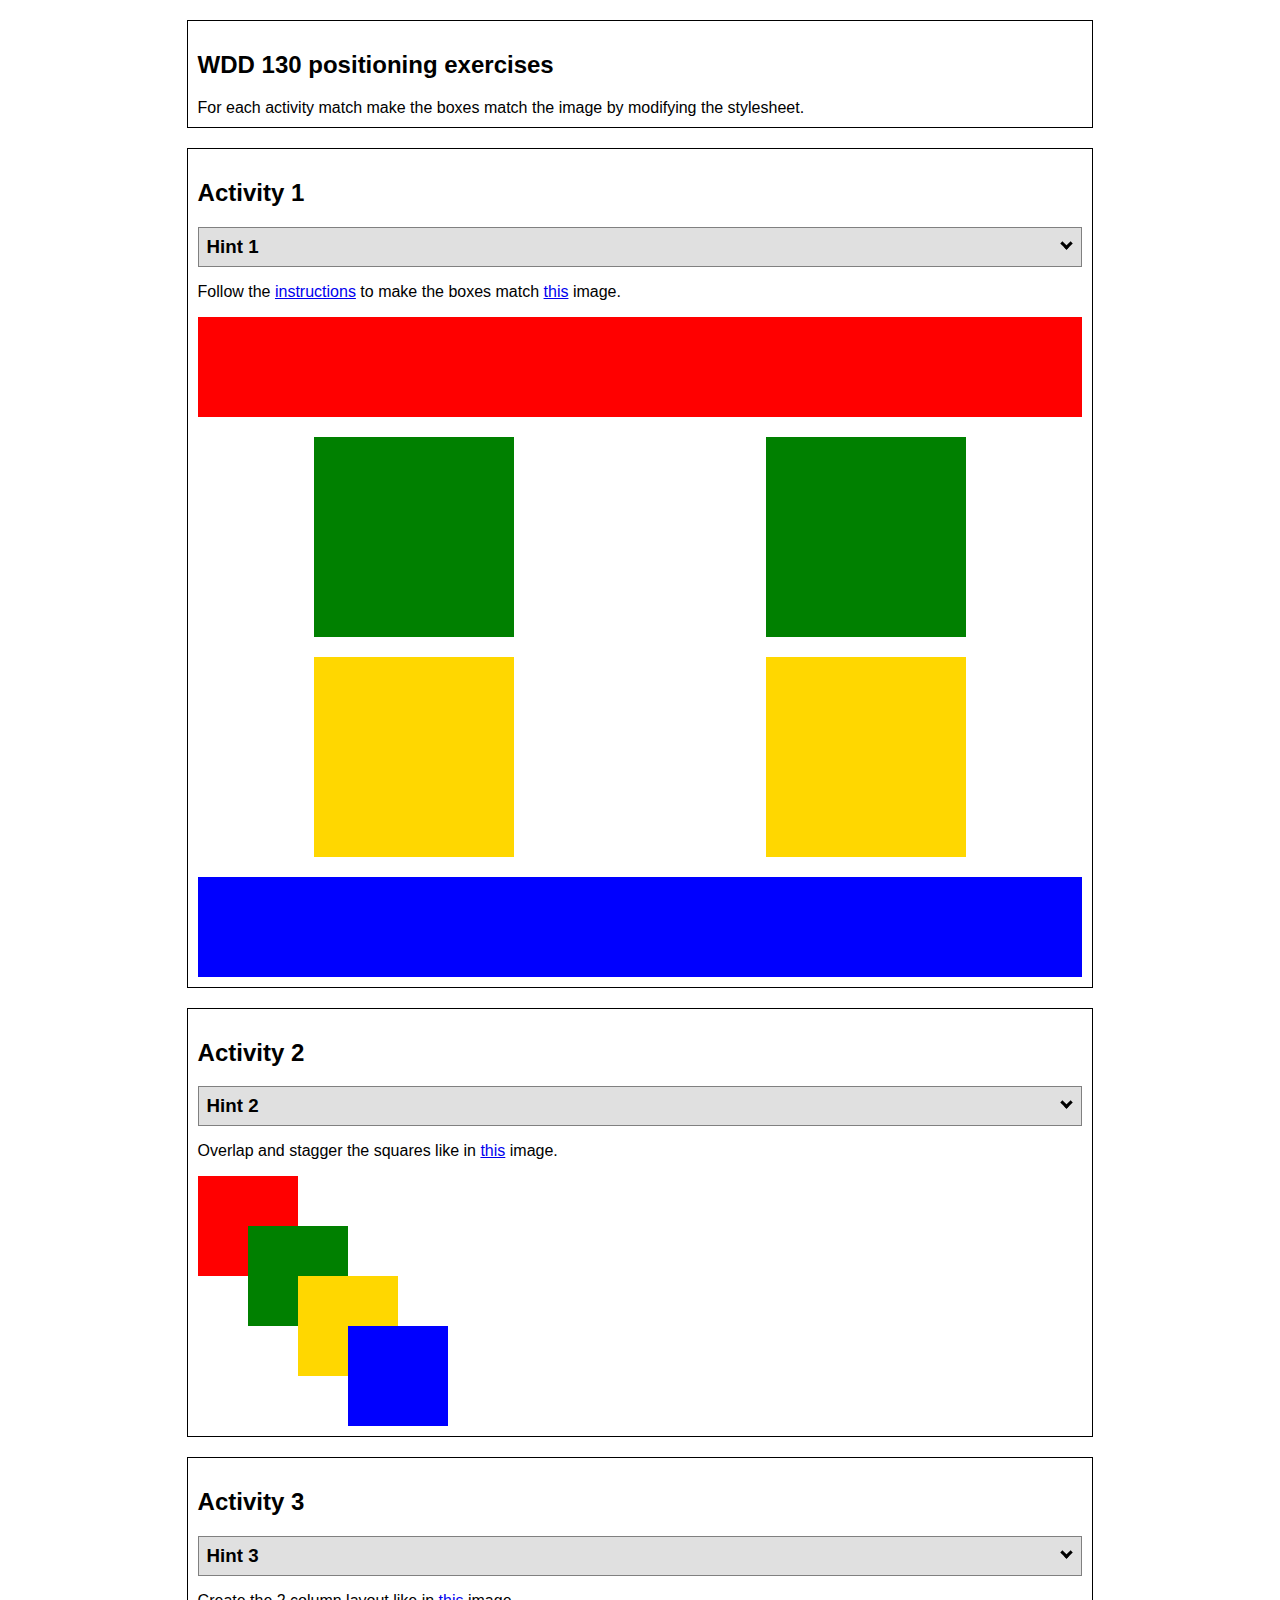
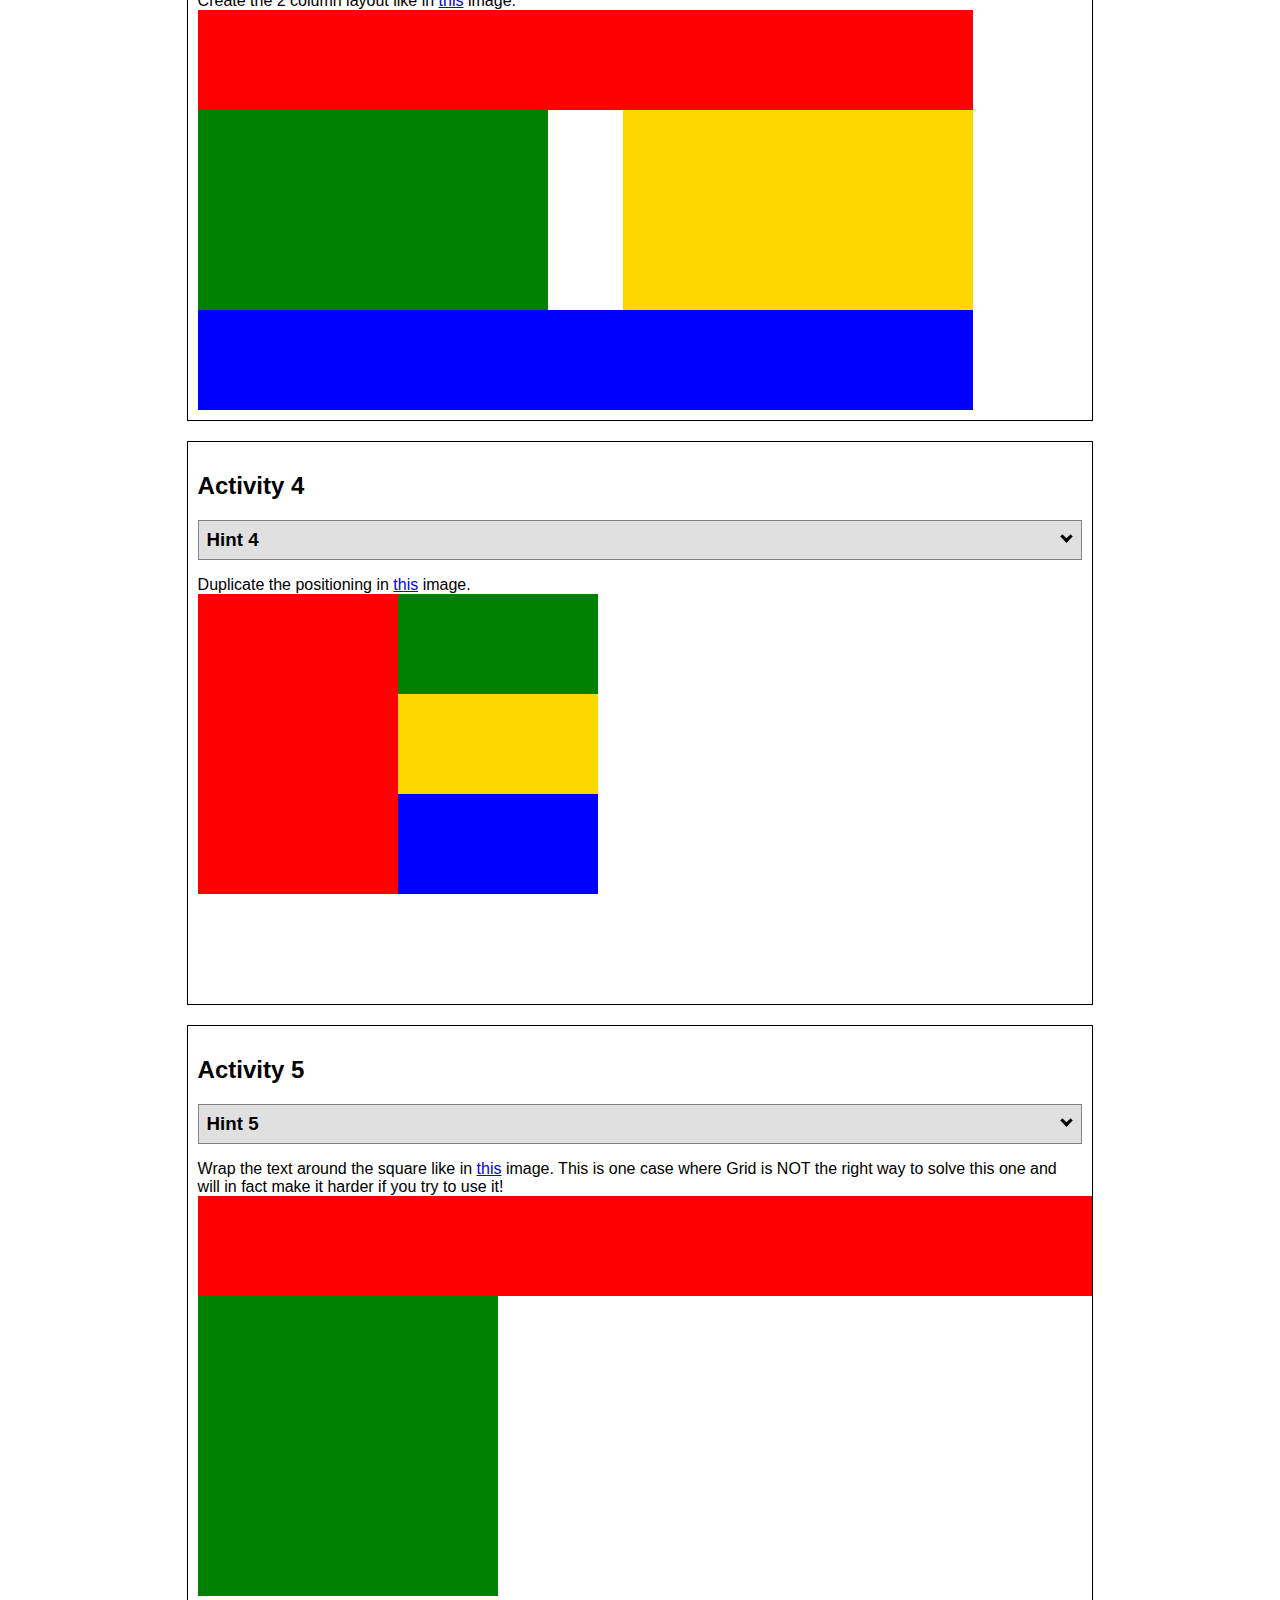
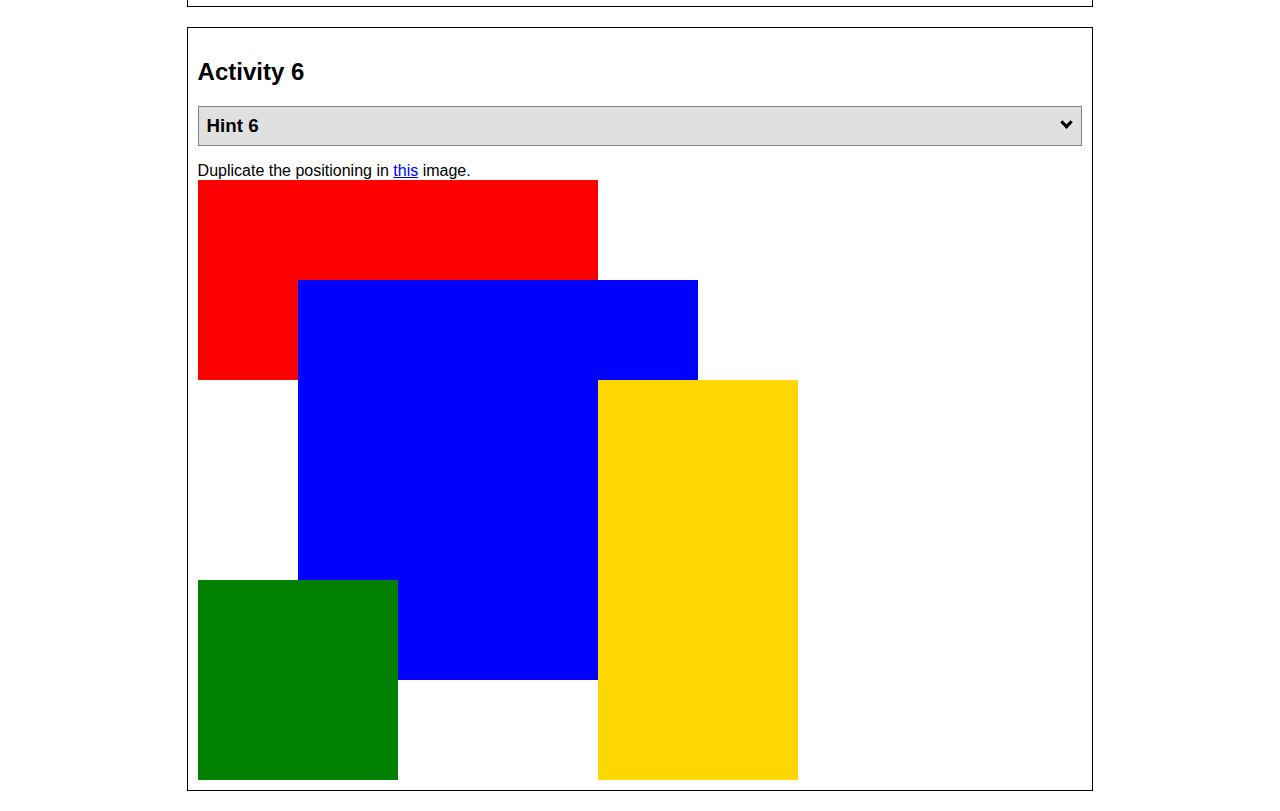
<file: positioning/positioning.html>
<!DOCTYPE html>
<html lang="en">

  <head>
    <!-- HTML - Name: positioning.html -->
    <title>Benjamin Wills: positioning.html</title>
    <link rel="stylesheet" type="text/css" href="positionstyles.css" />
  </head>

  <body>
    <div class="activity">
      <h2>WDD 130 positioning exercises</h2>
      For each activity match make the boxes match the image by modifying the stylesheet.</div>
    <div class="activity">
      <h2>Activity 1</h2>
      <section class="hint"><input type="checkbox" ><i></i> <h3>Hint 1</h3><div><p>Check out the <a href="https://byui-wdd.github.io/wdd130/activities/w06-css-positioning.html" target="_blank">activity instructions</a> in Ilearn!</p></div></section>
      <p>Follow the <a href="https://byui-wdd.github.io/wdd130/activities/w06-css-positioning.html" target="_blank">instructions</a> to make the boxes match  <a href="https://byui-wdd.github.io/wdd130/images/example1.png" target="_blank">this</a> image.</p>
      <div class="content1" >
        <div class="red1" ></div>
        <div class="green1" ></div>
        <div class="green1" ></div>
        <div class="yellow1"></div>
        <div class="yellow1"></div>
        <div class="blue1"></div>
      </div>
    </div>

    <div class="activity">
      <h2>Activity 2</h2>
      <section class="hint"><input type="checkbox" > <h3>Hint 2</h3><i></i><div>
      <ul>
      <li>grid-template-columns: 50px 50px 50px 50px 50px </li></ul></div></section>
      <p>Overlap and stagger the squares like in <a href="https://byui-wdd.github.io/wdd130/images/example2.png" target="_blank">this</a> image.</p>
      <div class="content2" >
        <div class="red2" ></div>
        <div class="green2" ></div>
        <div class="yellow2"></div>
        <div class="blue2"></div>
      </div>
    </div>

    <div class="activity">
      <h2>Activity 3</h2>
      <section class="hint"><input type="checkbox" > <h3>Hint 3</h3><i></i><div><p>This one is going to be best solved with CSS Grid. Remember to make the boxes the right width first...then start moving them around. </p><h4>Properties used:</h4><ul><li>display:grid;</li><li>grid-template-columns:</li><li>grid-column-gap:</li>
        <li>grid-column:</li>  </ul></div></section>
      Create the 2 column layout like in <a href="https://byui-wdd.github.io/wdd130/images/example3.png" target="_blank">this</a>  image.
      <div class="content3" >
        <div class="red3" ></div>
        <div class="green3" ></div>
        <div class="yellow3"></div>
        <div class="blue3"></div>
      </div>
    </div>

    <div class="activity">
      <h2>Activity 4</h2>
      <section class="hint"><input type="checkbox" > <h3>Hint 4</h3><i></i><div><p>For the others we have been primarily concerned with width. For this one you will need to adjust height as well. </p><h4>Properties used:</h4><ul><li>display:grid;</li><li>grid-template-columns:</li><li>grid-row:</li></ul></div></section>
      Duplicate the positioning in <a href="https://byui-wdd.github.io/wdd130/images/example4.png" target="_blank">this</a> image. 
      <div class="content4" >
        <div class="red4" ></div>
        <div class="green4" ></div>
        <div class="yellow4"></div>
        <div class="blue4"></div>
      </div>
    </div>

    <div class="activity">
      <h2>Activity 5</h2>
      <section class="hint"><input type="checkbox" > <h3>Hint 5</h3><i></i><div><p>Grid is <strong>not</strong> the right way to do this.  In fact there is only one way to really do that...and that is with float. Remember that we float the thing we want the text to wrap around.  Also remember to start by making all the shapes the right size and shape.</p><h4>Properties used:</h4><ul><li>float: left;</li></ul></div></section>
      Wrap the text around the square like in <a href="https://byui-wdd.github.io/wdd130/images/example5.png" target="_blank">this</a> image. This is one case where Grid is NOT the right way to solve this one and will in fact make it harder if you try to use it!
      <div class="content5" >
        <div class="red5" ></div>
        <div class="green5" ></div>
        <div class="yellow5">Step 01: Continue creating the main page for your chosen web site by modifying the CSS file you created in week 9's Adding Classes and IDs to Your Website assignment. This week, you will position all of the content on your main page using the CSS positioning techniques taught in KhanAcademy. When you are done, your webpage layout should reflect what you outlined in the wireframe you designed in the assignment Your Own Site Diagram and Wireframe in week 3. <br />
          If you have changed your mind on how you want the content of your main page laid out, take an opportunity to update your wireframe before completing this assignment (it is much easier to experiment with different layouts in a wireframe than it is to do so by modifying the CSS). Also, if you find that you are having trouble with using CSS positioning, feel free to review the concepts at the learn layout site: http://learnlayout.com/. You should be able to apply these principles to your site. For futher help, refer back to the Max Design site used in the beginning of the course for an example of how to implement your site design.</div>
        <div class="blue5"></div>
      </div>
    </div>

    <div class="activity">
      <h2>Activity 6</h2>
      <section class="hint"><input type="checkbox" > <h3>Hint 6</h3><i></i><div><p>This one is all about visualizing the grid behind the layout. If you are having a hard time doing that first: all the sizes are even multiples of 100, and second here is another example with the lines drawn: <a href="https://byui-wdd.github.io/wdd130/images/example6-hint.png" target="_blank">example 6 with lines</a>. For this one you will find it easiest if you use px for the column width. You can also use <kbd>z-index</kbd> to control the element layering.    </p><h4>Properties used:</h4><ul><li>display:grid;</li><li>grid-template-columns:</li><li>grid-column:</li><li>grid-row:</li><li><a href="https://www.w3schools.com/cssref/pr_pos_z-index.asp" target="_blank">z-index:</a></li></ul></div></section>
      Duplicate the positioning in <a href="https://byui-wdd.github.io/wdd130/images/example6.png" target="_blank">this</a> image.
      <div class="content6" >
        <div class="red6" ></div>
        <div class="green6" ></div>
        <div class="yellow6"></div>
        <div class="blue6"></div>
      </div>
    </div>
  </body>

</html>
</file>
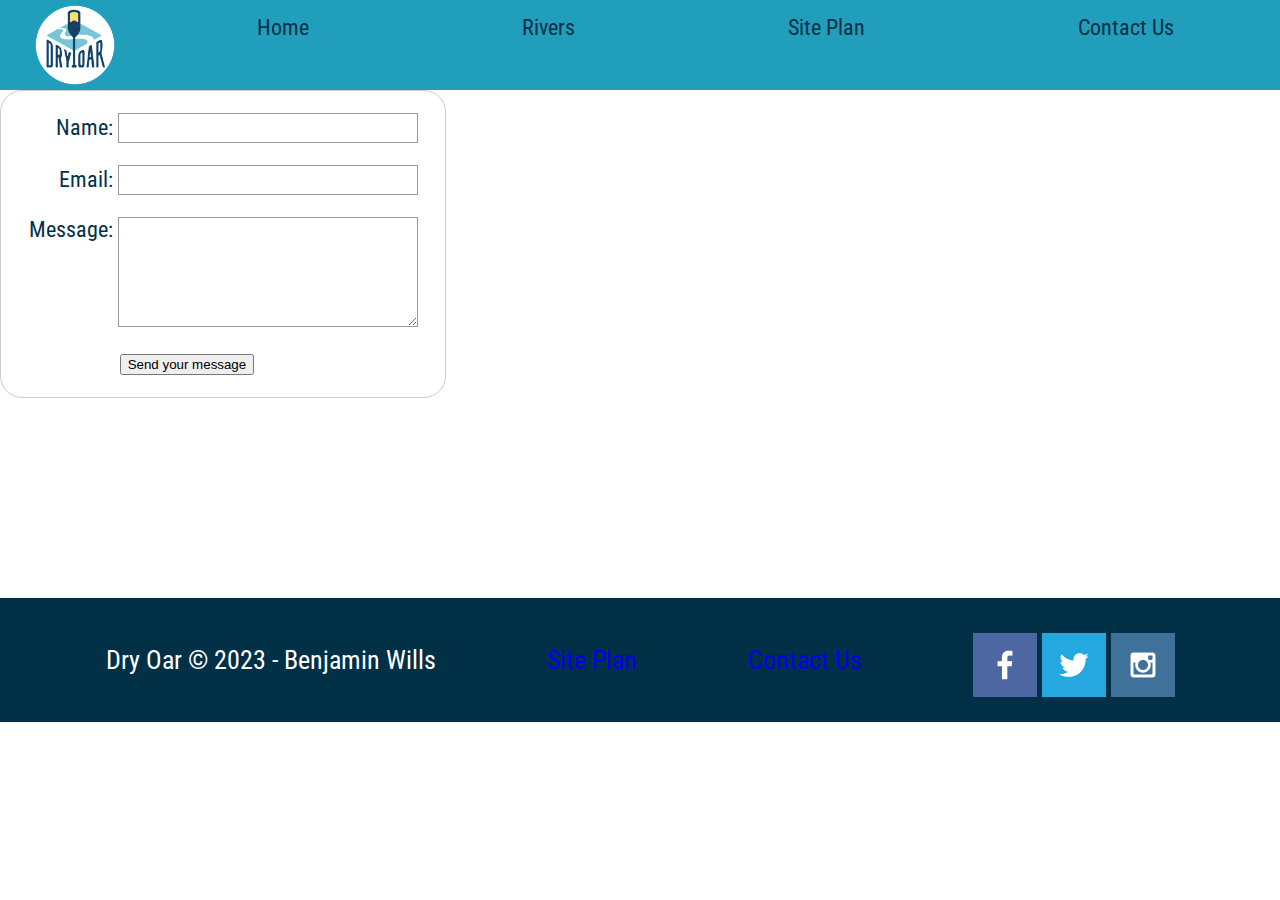
<file: wwr/contactus.html>
<!DOCTYPE html>
<html lang="en">
  <head>
    <meta charset="UTF-8" />
    <meta name="viewport" content="width=device-width, initial-scale=1.0" />
    <title>Contact Us</title>
    <link rel="stylesheet" href="styles/styles.css" />
    <style>
      form {
        /* Center the form on the page */
        margin: 0 auto;
        width: 400px;
        /* Form outline */
        padding: 1em;
        border: 1px solid #ccc;
        border-radius: 1em;
      }

      ul {
        list-style: none;
        padding: 0;
        margin: 0;
      }

      form li + li {
        margin-top: 1em;
      }

      label {
        /* Uniform size & alignment */
        display: inline-block;
        width: 90px;
        text-align: right;
      }

      input,
      textarea {
        /* To make sure that all text fields have the same font settings
     By default, textareas have a monospace font */
        font: 1em sans-serif;

        /* Uniform text field size */
        width: 300px;
        box-sizing: border-box;

        /* Match form field borders */
        border: 1px solid #999;
      }

      input:focus,
      textarea:focus {
        /* Additional highlight for focused elements */
        border-color: #000;
      }

      textarea {
        /* Align multiline text fields with their labels */
        vertical-align: top;

        /* Provide space to type some text */
        height: 5em;
      }

      .button {
        /* Align buttons with the text fields */
        padding-left: 90px; /* same size as the label elements */
      }

      button {
        /* This extra margin represent roughly the same space as the space
     between the labels and their text fields */
        margin-left: 0.5em;
      }
      #feedback {
        background-color: antiquewhite;
        position: absolute;
        top: 0;
        left: 0;
        right: 0;
        padding: 0.5em;
        /* make this element invisible until we are ready for it */
        display: none;
      }
      .moveDown {
        margin-top: 3em;
      }
    </style>
  </head>

  <body>
    <div id="content">
      <header>
        <a id="logo_link" href="index.html">
          <img class="logo" src="images/logo.png" alt="Dry Oar Logo" />
        </a>
        <nav>
          <a href="index.html">Home</a>
          <a href="rivers.html">Rivers</a>
          <a href="site-plan-rafting.html">Site Plan</a>
          <a href="contactus.html">Contact Us</a>
        </nav>
      </header>

      <main>
        <div id="feedback"></div>
        <form action="/my-handling-form-page" method="post">
          <ul>
            <li>
              <label for="name">Name:</label>
              <input type="text" id="name" name="user_name" />
            </li>
            <li>
              <label for="mail">Email:</label>
              <input type="email" id="mail" name="user_email" />
            </li>
            <li>
              <label for="msg">Message:</label>
              <textarea id="msg" name="user_message"></textarea>
            </li>
            <li class="button">
              <button type="submit">Send your message</button>
            </li>
          </ul>
        </form>
      </main>

      <footer>
        <p>Dry Oar &copy; 2023 - Benjamin Wills</p>
        <p><a href="site-plan-rafting.html">Site Plan</a></p>
        <p><a href="contactus.html">Contact Us</a></p>
        <div class="social">
          <a href="https://facebook.com" target="_blank">
            <img src="images/facebook.png" alt="fb icon" />
          </a>
          <a href="https://twitter.com" target="_blank">
            <img src="images/twitter.png" alt="twitter icon" />
          </a>
          <a href="https://instagram.com" target="_blank">
            <img src="images/instagram.png" alt="instagram icon" />
          </a>
        </div>
      </footer>
    </div>
    <script>
      // get the feedback div element so we can do something with it.
      const feedbackElement = document.getElementById("feedback");
      // get the form so we can read what was entered in it.
      const formElement = document.forms[0];
      // add a 'listener' to wait for a submission of our form. When that happens run the code below.
      formElement.addEventListener("submit", function (e) {
        // stop the form from doing the default action.
        e.preventDefault();
        // set the contents of our feedback element to a message letting the user know the form was submitted successfully. Notice that we pull the name that was entered in the form to personalize the message!
        feedbackElement.innerHTML =
          "Hello " +
          formElement.user_name.value +
          "! Thank you for your message. We will get back with you as soon as possible!";
        // make the feedback element visible.
        feedbackElement.style.display = "block";
        // add a class to move everything down so our message doesn't cover it.
        document.body.classList.toggle("moveDown");
      });
    </script>
  </body>
</html>
</file>
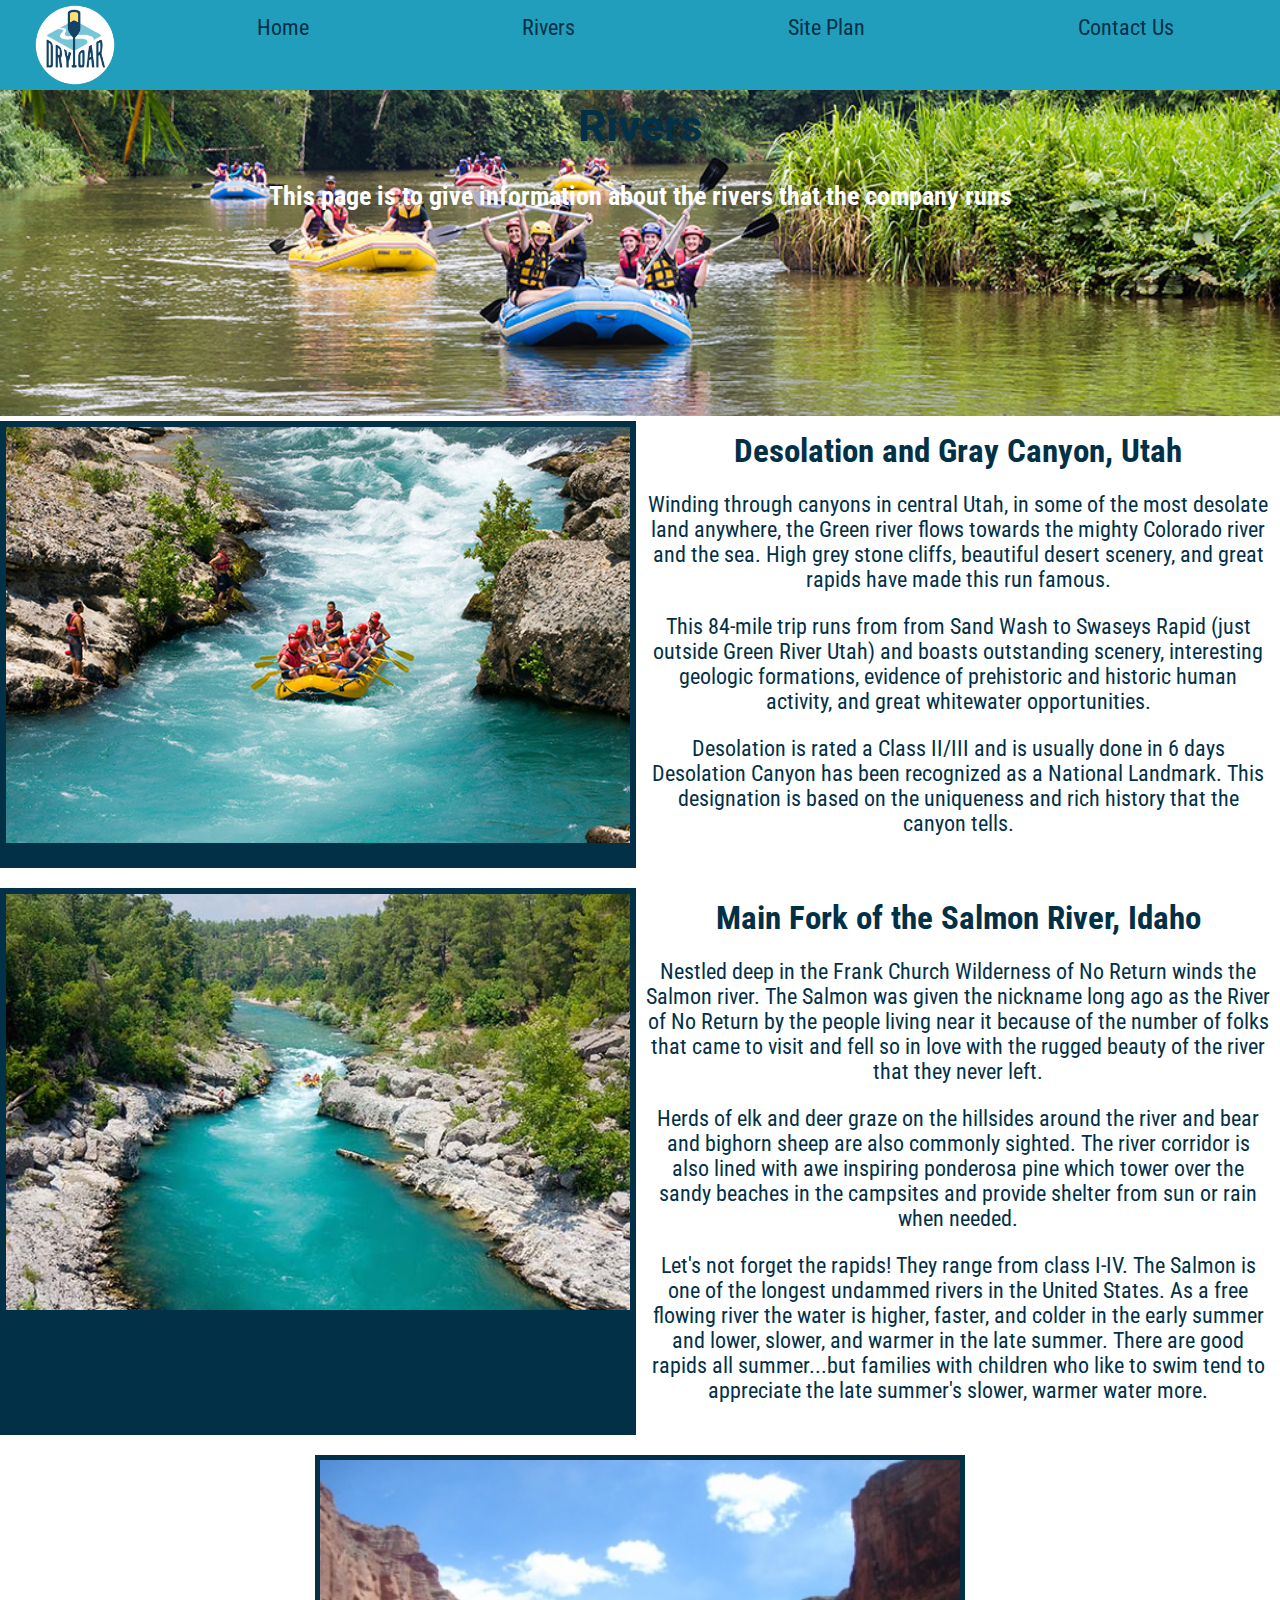
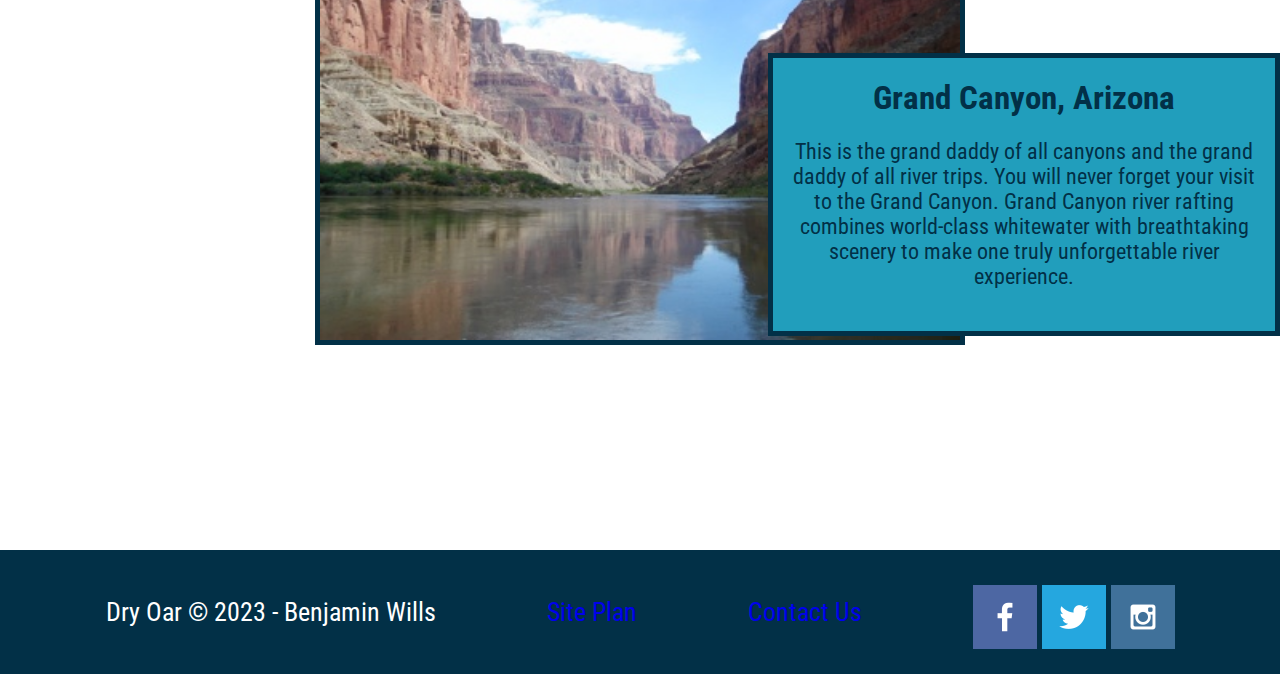
<file: wwr/rivers.html>
<!DOCTYPE html>
<html lang="en">
  <head>
    <meta charset="UTF-8" />
    <meta name="viewport" content="width=device-width, initial-scale=1.0" />
    <title>Rivers</title>
    <link rel="stylesheet" href="styles/styles.css" />
  </head>

  <body>
    <div id="content">
      <header>
        <a id="logo_link" href="index.html">
          <img class="logo" src="images/logo.png" alt="Dry Oar Logo" />
        </a>
        <nav>
          <a href="index.html">Home</a>
          <a href="rivers.html">Rivers</a>
          <a href="site-plan-rafting.html">Site Plan</a>
          <a href="contactus.html">Contact Us</a>
        </nav>
      </header>

      <div id="rivers_hero">
        <div id="rivers_hero-box">
          <img id="rivers_hero-img" src="images/rivers_hero.jpg" alt="Rivers" />
        </div>
        <section id="rivers_hero-msg">
          <h1 class="home-title">Rivers</h1>
          <h3>
            This page is to give information about the rivers that the company
            runs
          </h3>
        </section>
      </div>

      <div class="main-section">
        <div class="image-container">
          <img src="images/rivers2.jpg" alt="Image 1" />
        </div>
        <div class="text-container">
          <h2>Desolation and Gray Canyon, Utah</h2>
          <p>
            Winding through canyons in central Utah, in some of the most
            desolate land anywhere, the Green river flows towards the mighty
            Colorado river and the sea. High grey stone cliffs, beautiful desert
            scenery, and great rapids have made this run famous.
          </p>

          <p>
            This 84-mile trip runs from from Sand Wash to Swaseys Rapid (just
            outside Green River Utah) and boasts outstanding scenery,
            interesting geologic formations, evidence of prehistoric and
            historic human activity, and great whitewater opportunities.
          </p>

          <p>
            Desolation is rated a Class II/III and is usually done in 6 days
            Desolation Canyon has been recognized as a National Landmark. This
            designation is based on the uniqueness and rich history that the
            canyon tells.
          </p>
        </div>
      </div>

      <div class="main-section">
        <div class="image-container">
          <img src="images/rivers3.jpg" alt="Image 2" />
        </div>
        <div class="text-container">
          <h2>Main Fork of the Salmon River, Idaho</h2>
          <p>
            Nestled deep in the Frank Church Wilderness of No Return winds the
            Salmon river. The Salmon was given the nickname long ago as the
            River of No Return by the people living near it because of the
            number of folks that came to visit and fell so in love with the
            rugged beauty of the river that they never left.
          </p>

          <p>
            Herds of elk and deer graze on the hillsides around the river and
            bear and bighorn sheep are also commonly sighted. The river corridor
            is also lined with awe inspiring ponderosa pine which tower over the
            sandy beaches in the campsites and provide shelter from sun or rain
            when needed.
          </p>

          <p>
            Let's not forget the rapids! They range from class I-IV. The Salmon
            is one of the longest undammed rivers in the United States. As a
            free flowing river the water is higher, faster, and colder in the
            early summer and lower, slower, and warmer in the late summer. There
            are good rapids all summer...but families with children who like to
            swim tend to appreciate the late summer's slower, warmer water more.
          </p>
        </div>
      </div>
      <div class="centered-image">
        <img src="images/rivers1.jpg" alt="Centered Image" />
        <div class="text-box">
          <h2>Grand Canyon, Arizona</h2>
          <p>
            This is the grand daddy of all canyons and the grand daddy of all
            river trips. You will never forget your visit to the Grand Canyon.
            Grand Canyon river rafting combines world-class whitewater with
            breathtaking scenery to make one truly unforgettable river
            experience.
          </p>
        </div>
      </div>

      <footer>
        <p>Dry Oar &copy; 2023 - Benjamin Wills</p>
        <p><a href="site-plan-rafting.html">Site Plan</a></p>
        <p><a href="contactus.html">Contact Us</a></p>
        <div class="social">
          <a href="https://facebook.com" target="_blank">
            <img src="images/facebook.png" alt="fb icon" />
          </a>
          <a href="https://twitter.com" target="_blank">
            <img src="images/twitter.png" alt="twitter icon" />
          </a>
          <a href="https://instagram.com" target="_blank">
            <img src="images/instagram.png" alt="instagram icon" />
          </a>
        </div>
      </footer>
    </div>
  </body>
</html>
</file>
<file: personal-folder/styles/styles.css>
@import url("https://fonts.googleapis.com/css2?family=Fira+Sans:wght@200&family=Rubik&display=swap");

nav {
  display: flex;
  justify-content: space-around;
  align-items: center;
}

nav a {
  color: white;
  text-decoration: none;
  padding: 35px;
  padding-top: 10;
}

nav a:hover {
  background-color: #555;
}

header {
  background-color: #375972;
  color: #faf8f0;
  font-family: "Rubik", sans-serif;
  padding: 1em;
  display: grid;
  grid-template-columns: 150px auto;
}

header img {
  max-width: 100px;
}

#hero {
  display: grid;
  grid-template-columns: 1fr 1fr 1fr 1fr 1fr 1fr;
  grid-template-rows: 1fr 1fr 50px;
  margin-top: -100px;
}

#hero-box {
  grid-column: 1/7;
  grid-row: 1/4;
  z-index: -1;
}

#hero-msg {
  grid-column: 5/6;
  grid-row: 2/3;
  margin-top: 50%;
  font-family: "Rubik", sans-serif;
}

#hero-msg h1 {
  text-align: center;
  color: #faf8f0;
}

#hero-msg h4 {
  text-align: center;
  color: #faf8f0;
}

#hero-p {
  grid-column: 2/3;
  grid-row: 2/3;
  text-align: center;
  color: #faf8f0;
  font-family: "Rubik", sans-serif;
}

#hero-img {
  width: 100%;
}

#home {
  display: grid;
  grid-template-columns: 1fr 1fr;
  grid-template-rows: 1fr;
  margin-top: 25px;
}

#home-box {
  grid-column: 1/2;
  grid-row: 1/2;
}

#home-img {
  width: 100%;
}

#home-p1 {
  grid-column: 2/3;
  grid-row: 1/2;
  margin-top: 150px;
  margin-right: 50px;
  margin-left: 50px;
  font-family: "Rubik", sans-serif;
  text-align: center;
}

footer {
  background-color: #375972;
  color: white;
  padding: 1em;
  text-align: center;
  margin-top: 25px;
  font-family: "Rubik", sans-serif;
}

.dropdown {
  float: left;
  overflow: hidden;
}

.dropdown .dropbtn {
  font-size: 16px;
  border: none;
  outline: none;
  color: white;
  padding: 14px 16px;
  background-color: inherit;
  font-family: inherit;
  margin: 0;
}

.dropdown-content {
  display: none;
  position: absolute;
  background-color: #f9f9f9;
  min-width: 160px;
  box-shadow: 0px 8px 16px 0px rgba(0, 0, 0, 0.2);
  z-index: 1;
}

.dropbtn a:hover {
  background-color: #555;
}

.dropdown-content a {
  float: none;
  color: black;
  padding: 12px 16px;
  text-decoration: none;
  display: block;
  text-align: left;
}

.dropdown-content a:hover {
  background-color: #ddd;
}

.dropdown:hover .dropdown-content {
  display: block;
}

.churchmain {
  display: grid;
  grid-template-columns: 1fr 200px 1fr;
  grid-template-rows: 1fr 1fr;
  gap: 10px 10px;
}

.church-img {
  grid-column: 1/2;
  grid-row: 1/3;
  margin-top: 50px;
  margin-left: 150px;
}

.church-msg {
  grid-column: 2/3;
  grid-row: 1/2;
  font-family: "Rubik", sans-serif;
  text-align: center;
  color: #f9f9f9;
}

.church-p1 {
  grid-column: 3/4;
  grid-row: 1/2;
  text-align: center;
  font-family: "Rubik", sans-serif;
  margin-top: 50px;
  margin-left: 100px;
  margin-right: 100px;
}

.church-p2 {
  grid-column: 3/4;
  grid-row: 2/3;
  text-align: center;
  font-family: "Rubik", sans-serif;
  margin-top: 50px;
  margin-left: 100px;
  margin-right: 100px;
}

.church-bottom {
  display: grid;
  grid-template-columns: 1fr 1fr;
  grid-template-rows: 1fr 1fr;
}

#bottom-img {
  width: 100%;
  grid-column: 1/3;
  grid-row: 1/3;
  margin-left: 500px;
}

#first {
  display: grid;
  grid-template-columns: 1fr 1fr 1fr;
  grid-template-rows: 1fr 1fr;
}

#first-box {
  grid-column: 1/4;
  grid-row: 1/3;
  z-index: -1;
}

#first-img {
  width: 100%;
}

#first-msg {
  grid-column: 2/3;
  grid-row: 1/2;
  text-align: center;
  color: #faf8f0;
  font-family: "Rubik", sans-serif;
}

#main-box {
  display: grid;
  grid-template-columns: 1fr 500px 1fr 500px 1fr 500px 1fr;
  grid-template-rows: 1000px;
}

#first-p1 {
  grid-column: 2/3;
  grid-row: 1/2;
  margin-top: 100px;
  text-align: center;
  color: #faf8f0;
  font-family: "Rubik", sans-serif;
}

#first-p2 {
  grid-column: 4/5;
  grid-row: 1/2;
  margin-top: 75px;
  text-align: center;
  color: #faf8f0;
  font-family: "Rubik", sans-serif;
}

#first-p3 {
  grid-column: 6/7;
  grid-row: 1/2;
  margin-top: 250px;
  text-align: center;
  color: #faf8f0;
  font-family: "Rubik", sans-serif;
}

#second {
  display: grid;
  grid-template-columns: 1/2;
  grid-template-rows: 1/2;
}

#second-img {
  width: 100%;
}
</file>
<file: wwr/styles/styles.css>
@import url("https://fonts.googleapis.com/css2?family=Roboto&family=Roboto+Condensed:wght@300&display=swap");

#content {
  max-width: 1600px;
  margin: 0 auto;
}

nav a {
  text-align: center;
  background-color: #219ebc;
  color: #023047;
  text-decoration: none;
  padding: 35px;
  padding-top: 0;
}

nav {
  display: flex;
  justify-content: space-around;
  align-items: center;
}

#hero {
  display: grid;
  grid-template-columns: 1fr 3fr 1fr;
  margin-top: -100px;
}

#hero-box {
  grid-column: 1/4;
  grid-row: 1/3;
  z-index: -1;
}

#hero-msg {
  grid-column: 2/3;
  grid-row: 1/2;
  margin-top: 100px;
}

#hero-msg h1 {
  text-align: center;
}

#hero-msg h4 {
  text-align: center;
  color: white;
  grid-column: 2/3;
  grid-row: 1/2;
}

#hero-img {
  width: 100%;
}

.home-title {
  font-family: Roboto, Roboto Condensed, Helvetica, sans-serif;
  font-size: 2em;
  margin-top: 10px;
}

.button-box {
  text-align: center;
}

main {
  display: grid;
  grid-template-columns: 1fr 1fr 1fr 1fr 1fr 1fr 1fr 1fr 1fr 1fr;
}

main section {
  text-align: center;
}

main section img {
  box-sizing: border-box;
}

#background {
  height: 725px;
  background-color: #ffb703;
  color: #219ebc;
  margin-bottom: 50px;
  grid-column: 1/11;
  grid-row: 4/9;
}

body {
  background-color: #ffffff;
  color: #023047;
  font-family: Roboto Condensed, Helvetica, sans-serif;
  font-size: 22px;
  padding: 0;
  margin: 0;
}

header {
  background-color: #219ebc;
  color: #023047;
  font-family: Roboto Condensed, Helvetica, sans-serif;
  display: grid;
  grid-template-columns: 150px auto;
}

h2 {
  margin: 0;
}

.book,
.join {
  background-color: #ffffff;
  color: #023047;
  text-decoration: none;
  font-size: 18px;
  padding: 15px 30px;
  margin-top: 50px;
  border-radius: 5px;
}

.book:hover,
.join:hover {
  background-color: #219ebc;
  color: #ffffff;
}

.msg {
  background-color: #219ebc;
  color: #ffffff;
  line-height: 1.5em;
  padding: 35px;
  margin-top: 50px;
  grid-column: 6/10;
  grid-row: 6/7;
  box-shadow: 5px 5px 10px black;
}

.msg p {
  font-size: 0.8em;
  padding-bottom: 15px;
}

.msg h2 {
  font-family: Roboto, Roboto Condensed, Helvetica, sans-serif;
}

.card-img {
  border: 10px solid #023047;
  width: 100%;
  transition: transform 0.5s;
  box-shadow: 5px 5px 10px black;
}

.card-img:hover {
  opacity: 0.6;
  transform: scale(1.1);
}

.mountains {
  width: 100%;
  grid-column: 2/7;
  grid-row: 5/8;
  box-shadow: 5px 5px 10px black;
}

.rivers-card,
.camping-card,
.rapids-card {
  margin: 200px 0;
}

.rivers-card {
  grid-column: 2/4;
  grid-row: 2/3;
}

.camping-card {
  grid-column: 5/7;
  grid-row: 2/3;
}

.rapids-card {
  grid-column: 8/10;
  grid-row: 2/3;
}

footer {
  background-color: #023047;
  color: #ffffff;
  padding: 20px 50px;
  margin-top: 200px;
  display: flex;
  justify-content: space-around;
  align-items: center;
}

footer a {
  text-decoration: none;
}

footer p {
  font-size: 1.2em;
}

footer p a:hover {
  text-decoration: underline;
}

footer .social img {
  padding-top: 15px;
}

.icon {
  width: 80px;
  padding-top: 10px;
}

.logo {
  width: 80px;
}

#logo_link {
  padding-top: 5px;
  justify-self: center;
  align-self: center;
}

@media screen and (max-width: 900px) {
  #hero,
  .home-grid {
    display: block;
    height: auto;
  }
  nav,
  footer {
    flex-direction: column;
  }
  nav a {
    display: block;
    padding: 15px;
  }
  #hero {
    margin-top: 0;
  }
  #hero-msg {
    margin-top: 0;
  }
  #hero-msg h4 {
    display: none;
  }
  .home-title {
    font-size: 25px;
    color: #6f7364;
  }
  .rivers-card,
  .camping-card,
  .rapids-card {
    margin: 50px auto;
    width: 60%;
  }
  #background {
    display: none;
  }
  .mountains,
  .msg {
    width: 80%;
    display: block;
    margin: 0 auto;
  }
  footer {
    margin-top: 25px;
  }
}

#rivers_hero {
  display: grid;
  grid-template-columns: 1fr 3fr 1fr;
  margin-top: -100px;
}

#rivers_hero-box {
  grid-column: 1/4;
  grid-row: 1/3;
  z-index: -1;
}

#rivers_hero-msg {
  grid-column: 2/3;
  grid-row: 1/2;
  margin-top: 100px;
}

#rivers_hero-msg h1 {
  text-align: center;
}

#rivers_hero-msg h3 {
  text-align: center;
  color: white;
  grid-column: 2/3;
  grid-row: 1/2;
}

#rivers_hero-img {
  width: 100%;
}

.main-section {
  display: flex;
  margin-bottom: 20px;
}

.image-container {
  flex: 1;
  padding: 5px;
  background-color: #023047;
  border: 1px solid #023047;
}

.image-container img {
  width: 100%;
  height: auto;
}

.text-container {
  flex: 1;
  padding: 10px;
  text-align: center;
}

.text-container h2 {
  margin-bottom: 10px;
}

.centered-image {
  text-align: center;
  position: relative;
}

.centered-image img {
  width: 50%;
  height: auto;
  border: 5px solid #023047;
}

.text-box {
  position: absolute;
  top: 40%;
  left: 60%;
  background-color: #219ebc;
  padding: 20px;
  border: 5px solid #023047;
}
</file>
<file: personal-folder/styles/site-plan.css>
/* if you are using any Google fonts change the font names below to your fonts. 
Any spaces in your font name should be replaced with a +. 
Fonts are separated by a | */
@import url("https://fonts.googleapis.com/css2?family=Fira+Sans:wght@200&family=Rubik&display=swap");

:root {
  /* change the values below to your colors from your palette */
  --primary-color: #375972;
  --secondary-color: #c17264;
  --accent1-color: #bb8177;
  --accent2-color: #faf8f0;

  /* change the values below to your chosen font(s) */
  --heading-font: "Rubik";
  --paragraph-font: Fira Sans, sans-serif;

  /* these colors below should be chosen from among your palette colors above */
  --headline-color-on-white: #375972; /* headlines on a white background */
  --headline-color-on-color: #faf8f0; /* headlines on a colored background */
  --paragraph-color-on-white: #375972; /* paragraph text on a white background */
  --paragraph-color-on-color: #faf8f0; /* paragraph text on a colored background */
  --paragraph-background-color: #375972;
  --nav-link-color: #375972;
  --nav-background-color: #c17264;
  --nav-hover-link-color: #faf8f0;
  --nav-hover-background-color: #375972;
}

/*  Look around below...but DON'T CHANGE ANYTHING! */

body {
  max-width: 1200px;
  margin: 0 auto;
  padding: 4em;
  font-size: 18px;
  text-align: center;
}
img {
  display: block;
  margin: 0 auto;
}
h1,
h2,
h3,
h4,
h5,
h6 {
  font-family: var(--heading-font);
  color: var(--headline-color-on-white);
}
h2 {
  text-align: center;
}
hr {
  height: 3px;
  margin: 35px 0;
  background: var(--accent1-color);
}
header {
  padding: 1em;
  text-align: center;
  color: var(--headline-color-on-color);
  background-color: var(--paragraph-background-color);
}
header > h1,
header > h2 {
  color: var(--headline-color-on-color);
}

p {
  font-family: var(--paragraph-font);
  color: var(--paragraph-color-on-white);
  padding: 1em;
}
.colors {
  width: 100%;
  min-width: 350px;
  margin: 30px auto;
  text-align: center;
}
.colors th {
  background-color: #999;
}
.colors td {
  width: 25%;
  height: 3em;
}

.primary {
  background-color: var(--primary-color);
}
.secondary {
  background-color: var(--secondary-color);
}
.accent1 {
  background-color: var(--accent1-color);
}
.accent2 {
  background-color: var(--accent2-color);
}

p.colored {
  background-color: var(--paragraph-background-color);
  color: var(--paragraph-color-on-color);
}

nav {
  background-color: var(--nav-background-color);
  line-height: 3em;
  text-align: center;
  font-size: 1.2em;
}
nav {
  list-style-type: none;
  display: flex;
}
nav a {
  padding: 1em;
  min-width: 120px;
  text-decoration: none;
  padding: 10px;
}
nav a:link,
nav a:visited {
  color: var(--nav-link-color);
}
nav a:hover {
  color: var(--nav-hover-link-color);
  background-color: var(--nav-hover-background-color);
}

.sitemap {
  display: grid;
  justify-content: center;

  grid-template-columns: repeat(6, 15%);
  grid-template-rows: 3em 1.5em 1.5em 3em;
  grid-template-areas:
    ". . home home . ."
    ". . . top . ."
    ". left left right right ."
    "page2 page2 . . page3 page3";
}
.sitemap > div {
  text-align: center;
}
.sm-home {
  grid-area: home;
  background-color: #ccc;
  line-height: 3em;
}
.sm-page2 {
  grid-area: page2;
  background-color: #ccc;
  line-height: 3em;
}
.sm-page3 {
  grid-area: page3;
  background-color: #ccc;
  line-height: 3em;
}

.top {
  grid-area: top;
  border-left: 1px solid;
}

.left {
  grid-area: left;
  border-top: 1px solid;
  border-left: 1px solid;
}

.right {
  grid-area: right;
  border-top: 1px solid;
  border-right: 1px solid;
}
</file>
<file: positioning/positionstyles.css>
/* CSS - Name: "positionstyles.css" */

/* Activity 1 styles */
.content1 {
  /* This is the parent of the activity 1 boxes. */
  display: grid;
  grid-template-columns: 1fr 1fr;
  justify-items: center;
  gap: 20px;
}
.red1 { 
  width: 100%; 
  height: 100px; 
  background-color: red; 
  grid-column: 1/3;
} 
.green1 {
  width: 200px; 
  height: 200px; 
  background-color: green; 

} 
.yellow1 {
  width: 200px; 
  height: 200px; 
  background-color: gold; 
} 
.blue1 {
  width: 100%; 
  height: 100px; 
  background-color: blue; 
  grid-column: 1/3;
} 

/* Activity 2 styles */ 
.content2 {
  /* This is the parent of the activity 2 boxes. */
  display: grid;
  grid-template-columns: 50px 50px 50px 50px 50px;
  grid-template-rows: 50px 50px 50px 50px 50px;
}
.red2 {
  width: 100px; 
  height: 100px; 
  background-color: red; 
  grid-column: 1/1;
  grid-row: 1/1;
} 
.green2 { 
  width: 100px; 
  height: 100px; 
  background-color: green; 
  grid-column: 2/2;
  grid-row: 2/2;
} 
.yellow2 {
  width: 100px; 
  height: 100px; 
  background-color: gold; 
  grid-column: 3/3;
  grid-row: 3/3;
} 
.blue2 {
  width: 100px; 
  height: 100px; 
  background-color: blue; 
  grid-column: 4/4;
  grid-row: 4/4;
} 

/* Activity 3 styles */ 
.content3 {
  /* This is the parent of the activity 3 boxes. */
  display: grid;
  grid-template-columns: 350px 75px 350px;

}
.red3 {
  width: 100%; 
  height: 100px; 
  background-color: red; 
  grid-column: 1/4;
} 
.green3 {
  width: 350px; 
  height: 200px; 
  background-color: green;

} 
.yellow3 {
  width: 350px; 
  height: 200px; 
  background-color: gold; 
  grid-column: 3/4;

} 
.blue3 {
  width: 100%;
  height: 100px; 
  background-color: blue; 
  grid-column: 1/4;
} 

/* Activity 4 styles */ 
.content4 {
  /* This is the parent of the activity 4 boxes. */
  display: grid;
  grid-template-columns: 200px 200px;
  grid-template-rows: 100px 100px 100px;
  height: 400px;
}
.red4 {
  width: 200px; 
  height: 300px; 
  background-color: red; 
} 
.green4 {
  width: 200px; 
  height: 100px; 
  background-color: green; 
} 
.yellow4 {
  width: 200px; 
  height: 100px; 
  background-color: gold; 
  grid-column: 2/2;
} 
.blue4 {
  width: 200px; 
  height: 100px; 
  background-color: blue; 
  grid-column: 2/2;
} 

/* Activity 5 styles */ 
.content5 {
/* This is the parent of the activity 5 boxes. */
  display: grid;
  grid-template-columns: 1000px;
  grid-template-rows: 100px 500px 100px;
  height: 400px;
}
.red5 { 
  width: 100%; 
  height: 100px; 
  background-color: red; 
  
}
.green5 { 
  width: 300px; 
  height: 300px; 
  background-color: green; 
  grid-row: 2/2;
  
}
.yellow5 {
  width: 100%; 
  height: 100%; 
  background-color: gold; 
  grid-row: 2/2;
  float: left;
} 
.blue5 {
  width: 100%; 
  height: 100px; 
  background-color: blue; 
  grid-row: 3/3;

} 

/* Activity 6 styles */ 
.content6 {
  /* This is the parent of the activity 6 boxes. */
  display: grid;
  grid-template-columns: 100px 100px 100px 100px 100px 100px;
  grid-template-rows: 100px 100px 100px 100px 100px 100px;
}
.red6 {
  width: 400px; 
  height: 200px; 
  background-color: red; 
} 
.green6 {
  width: 200px; 
  height: 200px; 
  background-color: green; 
  grid-column: 1/1;
  grid-row: 5/5;
  z-index: 1;
} 
.yellow6 {
  width: 200px; 
  height: 400px; 
  background-color: gold; 
  grid-column: 5/5;
  grid-row: 3/5;
  z-index: 1;
} 
.blue6 {
  width: 400px; 
  height: 400px; 
  background-color: blue; 
  grid-column: 2/2;
  grid-row: 2/2;
} 


/* Do not make any changes below here */
.activity {
  width: 70%; 
  margin: 20px auto; 
  font-family: Arial, sans-serif; 
  border: 1px solid black; 
  padding: 10px; 
  clear:both; 
  overflow: auto;
} 

.hint {
  border: 1px solid grey;
  background: #e0e0e0;
  padding: .5em;
  position: relative;
  margin: 1em 0;
}
.hint h3 {
  margin: 0;
}
.hint:hover {
  background: #d0d0d0;
}
.hint > div {
  display: none;
}

.hint input[type=checkbox] {
  position: absolute;
  width: 100%;
  height: 100%;
  opacity: 0;
  z-index: 1;
  cursor: pointer;
}

.hint input[type=checkbox]:checked ~ div {
  display: block;
}

.hint i {
  position: absolute;
  transform: translate(-6px, 0);
  margin-top: 16px;
  right: 10px;
  top: -3px;
}
.hint i:before, .hint i:after {
  content: "";
  position: absolute;
  background-color: black;
  width: 3px;
  height: 9px;
}
.hint i:before {
  transform: translate(2px, 0) rotate(45deg);
}
.hint i:after {
  transform: translate(-2px, 0) rotate(-45deg);
}

.hint input[type=checkbox]:checked ~ i:before {
  transform: translate(-2px, 0) rotate(45deg);
}
.hint input[type=checkbox]:checked ~ i:after {
  transform: translate(2px, 0) rotate(-45deg);
}
.hint a {
  position: relative;
  z-index: 1;
}
</file>
